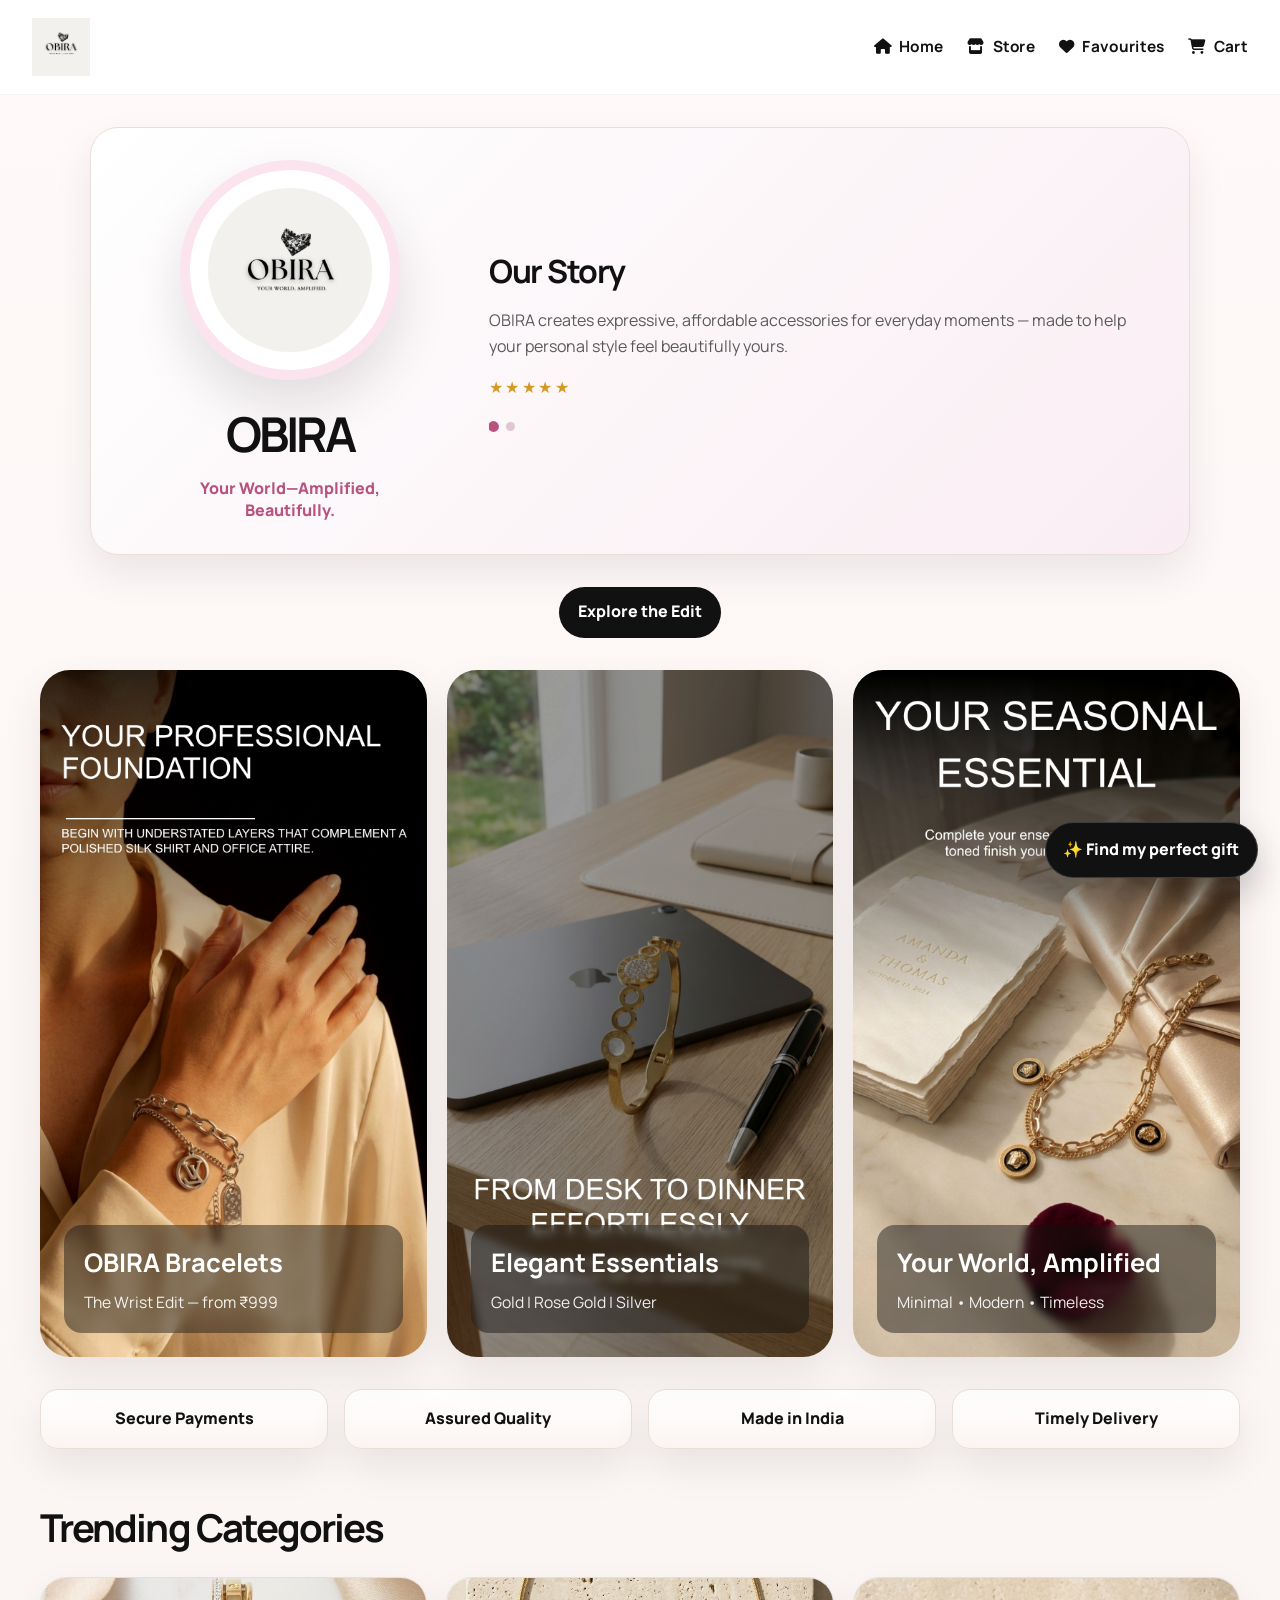
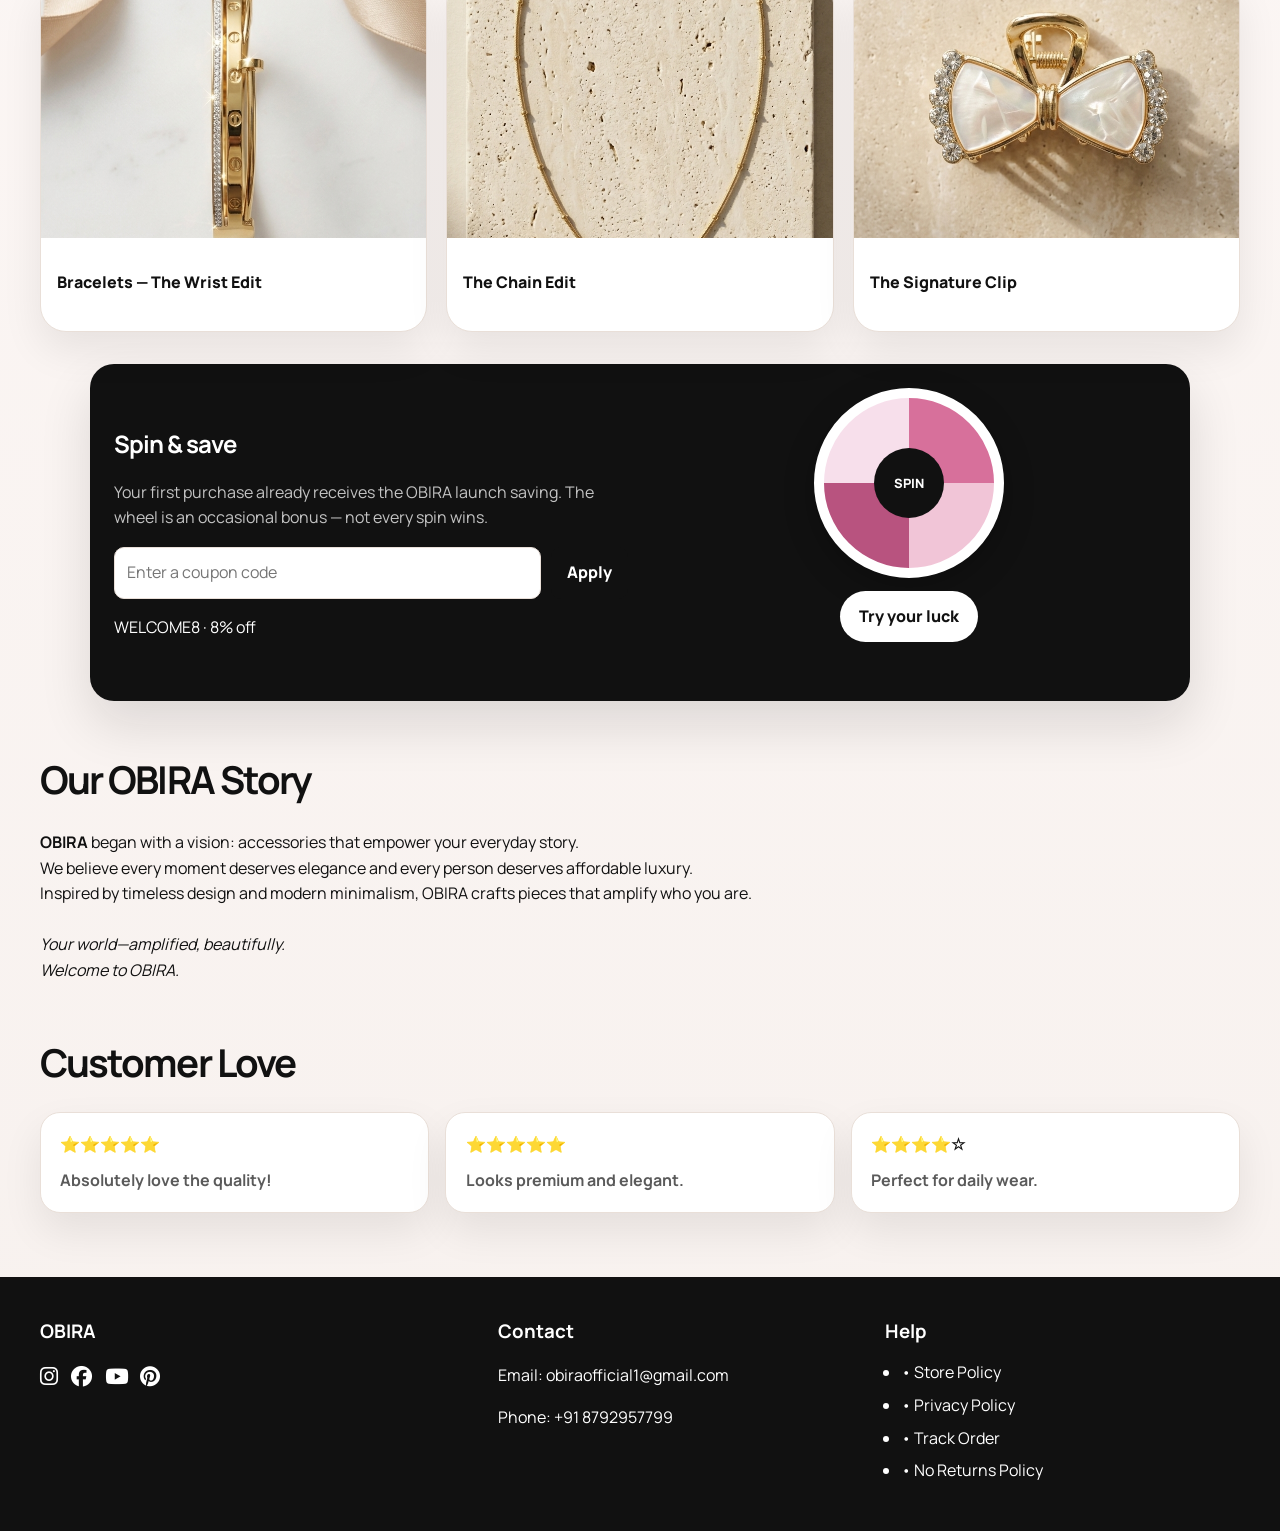
<file: index.html>
<!DOCTYPE html>
<html lang="en">
<head>
  <meta charset="UTF-8">
  <meta name="viewport" content="width=device-width, initial-scale=1.0">
  <title>OBIRA</title>
  <link rel="stylesheet" href="style.css">
  <link rel="stylesheet" href="marketing.css">
  <link rel="stylesheet" href="chat.css">
  <link rel="stylesheet" href="https://cdnjs.cloudflare.com/ajax/libs/font-awesome/6.5.0/css/all.min.css">
</head>
<body>
  <header class="header"><div class="logo"><img src="logo.png" alt="OBIRA"></div><nav class="nav"><a href="index.html"><i class="fa fa-home"></i> Home</a><a href="store.html"><i class="fa fa-store"></i> Store</a><a href="wishlist.html" id="wishlist-link"><i class="fa fa-heart"></i> Favourites <span id="wishlist-badge" class="wishlist-badge">0</span></a><a href="cart.html"><i class="fa fa-shopping-cart cart-icon"></i> Cart <span id="cart-badge">0</span></a></nav></header>
  <section class="showcase-intro"><div class="brand-profile"><img src="logo.png" alt="OBIRA profile picture"><h1>OBIRA</h1><p>Your World—Amplified, Beautifully.</p></div><div class="story-review-slider" aria-live="polite"><div class="story-review-slide active"><h2>Our Story</h2><p>OBIRA creates expressive, affordable accessories for everyday moments — made to help your personal style feel beautifully yours.</p><div class="stars">★★★★★</div></div><div class="story-review-slide"><h2>Customer Love</h2><p>“My bracelet looks premium and the matching chain made the whole look feel complete.” — Ananya</p><div class="stars">★★★★★</div></div><div class="slider-controls"><button class="slider-dot active" aria-label="Story slide 1"></button><button class="slider-dot" aria-label="Story slide 2"></button></div></div></section>
  <div style="text-align:center;margin-top:.25rem"><a class="home-jump" href="#hero">Explore the Edit</a></div>
  <section id="hero" class="hero"><div class="hero-slide"><img src="images/Hero-I1.jpg" alt="OBIRA bracelet collection"><div class="hero-text"><h1>OBIRA Bracelets</h1><p>The Wrist Edit — from ₹999</p></div></div><div class="hero-slide"><img src="images/Hero-I2.jpg" alt="OBIRA accessories"><div class="hero-text"><h1>Elegant Essentials</h1><p>Gold | Rose Gold | Silver</p></div></div><div class="hero-slide"><img src="images/Hero-I3.jpg" alt="OBIRA styling"><div class="hero-text"><h1>Your World, Amplified</h1><p>Minimal • Modern • Timeless</p></div></div></section>
  <section class="features"><div>Secure Payments</div><div>Assured Quality</div><div>Made in India</div><div>Timely Delivery</div></section>
  <section class="categories"><h2>Trending Categories</h2><div class="category-grid"><div onclick="location.href='store.html'"><img src="images/Bracelets-ALB-001.jpg" alt="Bracelets"><p>Bracelets — The Wrist Edit</p></div><div onclick="location.href='store.html'"><img src="images/Necklace-Chain-BH-011.jpg" alt="Chains"><p>The Chain Edit</p></div><div onclick="location.href='store.html'"><img src="images/Clip-LPB-001.jpg" alt="Hair clips"><p>The Signature Clip</p></div></div></section>
  <section class="coupon-wheel-card"><div><h2>Spin & save</h2><p>Your first purchase already receives the OBIRA launch saving. The wheel is an occasional bonus — not every spin wins.</p><div class="coupon-box"><input id="coupon-code" placeholder="Enter a coupon code"><button onclick="applyCoupon()">Apply</button></div><div id="coupon-message" data-coupon-label>First purchase saving is already included.</div></div><div class="wheel-wrap"><div id="coupon-wheel" class="wheel"><span>SPIN</span></div><button class="wheel-button" onclick="spinCouponWheel()">Try your luck</button><div id="coupon-result" class="coupon-result"></div></div></section>
  <section class="about"><h2>Our OBIRA Story</h2><p><b>OBIRA</b> began with a vision: accessories that empower your everyday story.<br>We believe every moment deserves elegance and every person deserves affordable luxury.<br>Inspired by timeless design and modern minimalism, OBIRA crafts pieces that amplify who you are.<br><br><em>Your world—amplified, beautifully.<br>Welcome to OBIRA.</em></p></section><section class="reviews"><h2>Customer Love</h2><div class="review-grid"><div>⭐⭐⭐⭐⭐<p>Absolutely love the quality!</p></div><div>⭐⭐⭐⭐⭐<p>Looks premium and elegant.</p></div><div>⭐⭐⭐⭐☆<p>Perfect for daily wear.</p></div></div></section>
  <footer class="footer"><div class="footer-grid"><div><h3>OBIRA</h3><div class="social-icons"><a href="https://www.instagram.com/obira.official" target="_blank"><i class="fab fa-instagram"></i></a><a href="https://www.facebook.com/share/1CZx4pnAAb/" target="_blank"><i class="fab fa-facebook"></i></a><a href="https://www.youtube.com/@OBIRA.OFFICIAL1" target="_blank"><i class="fab fa-youtube"></i></a><a href="https://pin.it/7GoYisUBN" target="_blank"><i class="fab fa-pinterest"></i></a></div></div><div><h3>Contact</h3><p>Email: obiraofficial1@gmail.com</p><p>Phone: +91 8792957799</p></div><div><h3>Help</h3><ul><li><a href="policy.html">• Store Policy</a></li><li><a href="privacy.html">• Privacy Policy</a></li><li><a href="track.html">• Track Order</a></li><li><a href="no-returns.html">• No Returns Policy</a></li></ul></div></div></footer>
  <div id="notification"></div>
  <script src="products.js"></script><script src="script.js"></script><script src="marketing.js"></script><script src="chat.js"></script>
</body>
</html>
</file>
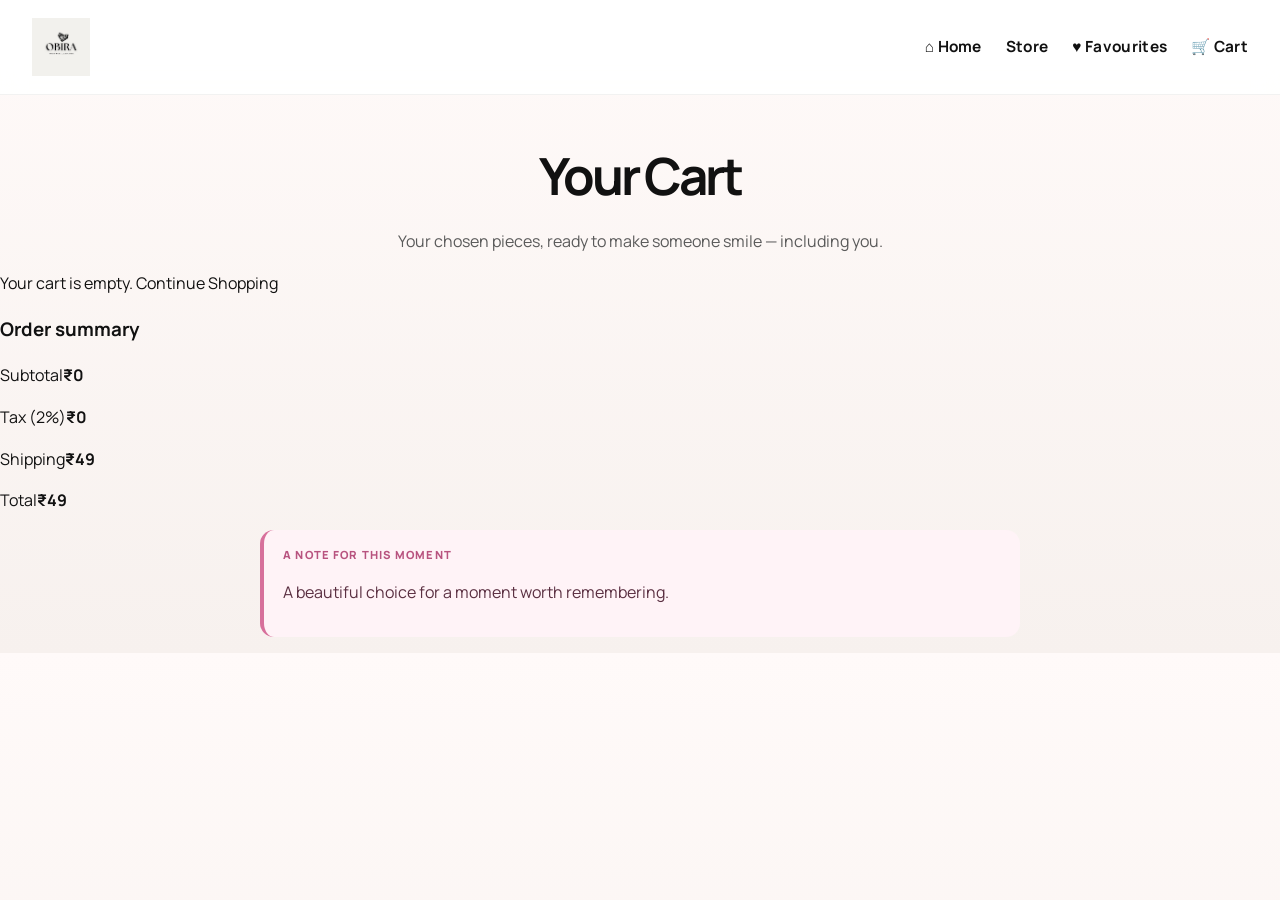
<file: cart.html>
<!doctype html><html lang="en"><head><meta charset="UTF-8"><meta name="viewport" content="width=device-width,initial-scale=1"><title>OBIRA Cart</title><link rel="stylesheet" href="style.css"><link rel="stylesheet" href="marketing.css"><link rel="stylesheet" href="final-storefront.css"></head><body><header class="header"><div class="logo"><img src="logo.png" alt="OBIRA"></div><nav class="nav"><a href="index.html">⌂ Home</a><a href="store.html?category=all">Store</a><a href="wishlist.html">♥ Favourites</a><a href="cart.html">🛒 Cart <span id="cart-badge">0</span></a></nav></header><main><div class="page-header"><h1 class="page-title">Your Cart</h1><p class="page-subtitle">Your chosen pieces, ready to make someone smile — including you.</p></div><div class="cart-shell"><div id="cart-items"></div><div id="price-summary"></div></div><div id="pre-payment-note" class="pre-payment-note"><span class="eyebrow">A note for this moment</span><p id="pre-payment-note-text"></p></div></main><div id="notification"></div><script src="products.js"></script><script src="script.js"></script><script src="marketing.js"></script><script src="final-storefront.js"></script><script>window.addEventListener('load',()=>{document.getElementById('pre-payment-note-text').textContent=typeof getObiraGiftingNote==='function'?getObiraGiftingNote():'A beautiful choice for a moment worth remembering.';});</script></body></html>
</file>
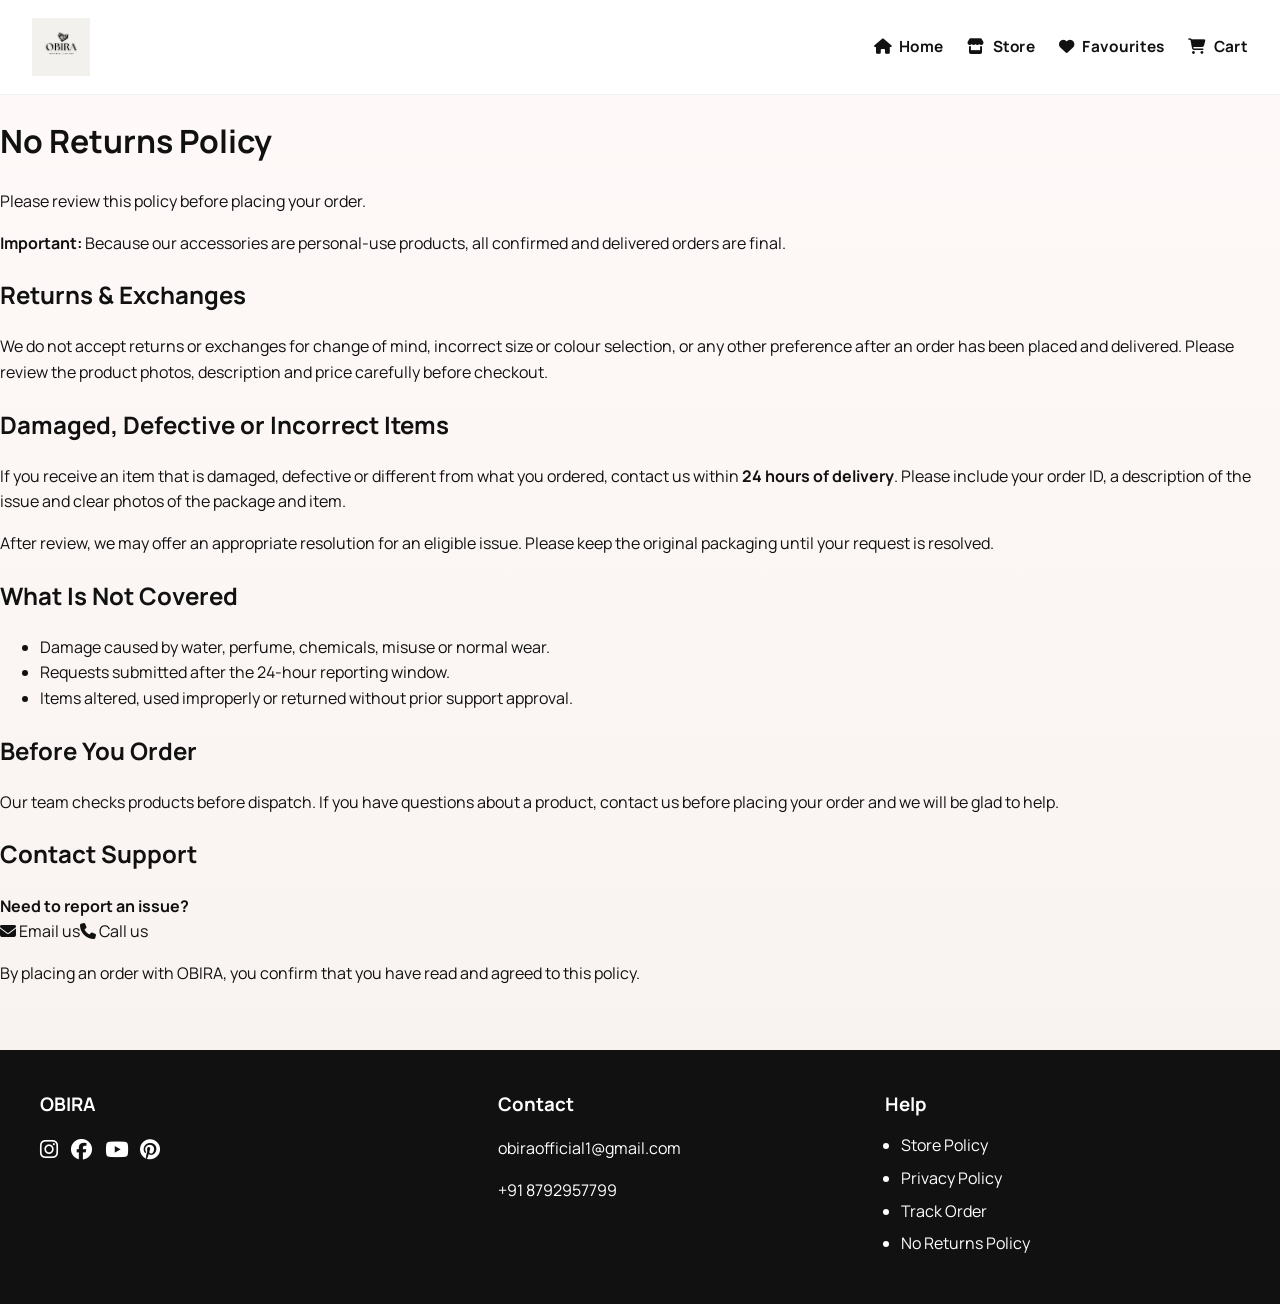
<file: no-returns.html>
<!DOCTYPE html>
<html lang="en">
<head>
  <meta charset="UTF-8">
  <meta name="viewport" content="width=device-width, initial-scale=1.0">
  <title>No Returns Policy | OBIRA</title>
  <link rel="stylesheet" href="style.css">
  <link rel="stylesheet" href="https://cdnjs.cloudflare.com/ajax/libs/font-awesome/6.5.0/css/all.min.css">
</head>
<body>
  <header class="header">
    <div class="logo"><a href="index.html"><img src="logo.png" alt="OBIRA"></a></div>
    <nav class="nav" aria-label="Main navigation">
      <a href="index.html"><i class="fa fa-home"></i> Home</a><a href="store.html"><i class="fa fa-store"></i> Store</a>
      <a href="wishlist.html" id="wishlist-link"><i class="fa fa-heart"></i> Favourites <span id="wishlist-badge" class="wishlist-badge">0</span></a>
      <a href="cart.html"><i class="fa fa-shopping-cart cart-icon"></i> Cart <span id="cart-badge" class="cart-badge">0</span></a>
    </nav>
  </header>

  <main class="policy-page">
    <div class="policy-header"><h1>No Returns Policy</h1><p>Please review this policy before placing your order.</p></div>
    <article class="policy-box">
      <div class="policy-note"><strong>Important:</strong> Because our accessories are personal-use products, all confirmed and delivered orders are final.</div>
      <h2>Returns & Exchanges</h2>
      <p>We do not accept returns or exchanges for change of mind, incorrect size or colour selection, or any other preference after an order has been placed and delivered. Please review the product photos, description and price carefully before checkout.</p>
      <h2>Damaged, Defective or Incorrect Items</h2>
      <p>If you receive an item that is damaged, defective or different from what you ordered, contact us within <strong>24 hours of delivery</strong>. Please include your order ID, a description of the issue and clear photos of the package and item.</p>
      <p>After review, we may offer an appropriate resolution for an eligible issue. Please keep the original packaging until your request is resolved.</p>
      <h2>What Is Not Covered</h2>
      <ul><li>Damage caused by water, perfume, chemicals, misuse or normal wear.</li><li>Requests submitted after the 24-hour reporting window.</li><li>Items altered, used improperly or returned without prior support approval.</li></ul>
      <h2>Before You Order</h2>
      <p>Our team checks products before dispatch. If you have questions about a product, contact us before placing your order and we will be glad to help.</p>
      <h2>Contact Support</h2>
      <div class="support-card"><strong>Need to report an issue?</strong><div class="support-links"><a href="mailto:obiraofficial1@gmail.com"><i class="fa fa-envelope"></i> Email us</a><a href="tel:+918792957799"><i class="fa fa-phone"></i> Call us</a></div></div>
      <p class="policy-note">By placing an order with OBIRA, you confirm that you have read and agreed to this policy.</p>
    </article>
  </main>

  <footer class="footer"><div class="footer-grid"><div><h3>OBIRA</h3><div class="social-icons"><a href="https://www.instagram.com/obira.official?igsh=MXU2YmJlZ29razZkag==" target="_blank" rel="noopener" aria-label="Instagram"><i class="fab fa-instagram"></i></a><a href="https://www.facebook.com/share/1CZx4pnAAb/" target="_blank" rel="noopener" aria-label="Facebook"><i class="fab fa-facebook"></i></a><a href="https://www.youtube.com/@OBIRA.OFFICIAL1" target="_blank" rel="noopener" aria-label="YouTube"><i class="fab fa-youtube"></i></a><a href="https://pin.it/7GoYisUBN" target="_blank" rel="noopener" aria-label="Pinterest"><i class="fab fa-pinterest"></i></a></div></div><div><h3>Contact</h3><p><a href="mailto:obiraofficial1@gmail.com">obiraofficial1@gmail.com</a></p><p><a href="tel:+918792957799">+91 8792957799</a></p></div><div><h3>Help</h3><ul><li><a href="policy.html">Store Policy</a></li><li><a href="privacy.html">Privacy Policy</a></li><li><a href="track.html">Track Order</a></li><li><a href="no-returns.html">No Returns Policy</a></li></ul></div></div></footer>
  <script src="script.js"></script>
</body>
</html>
</file>
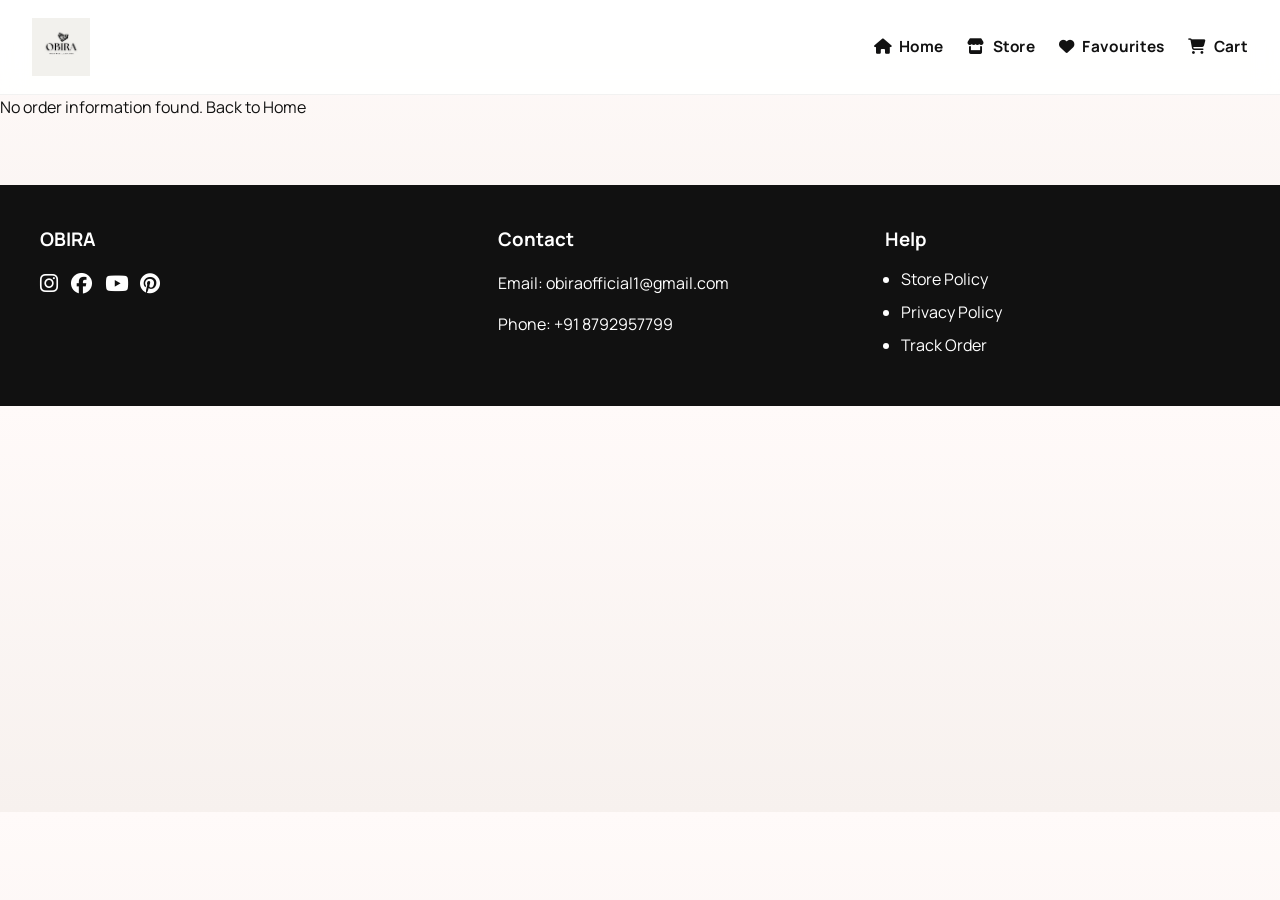
<file: order-confirmation.html>
<!DOCTYPE html>
<html lang="en">
<head>
  <meta charset="UTF-8">
  <meta name="viewport" content="width=device-width, initial-scale=1.0">
  <title>Order Confirmation - OBIRA</title>
  <link rel="stylesheet" href="style.css">
  <link rel="stylesheet" href="marketing.css">
  <link rel="stylesheet" href="https://cdnjs.cloudflare.com/ajax/libs/font-awesome/6.5.0/css/all.min.css">
</head>
<body>
  <header class="header"><div class="logo"><img src="logo.png" alt="OBIRA"></div><nav class="nav"><a href="index.html"><i class="fa fa-home"></i> Home</a><a href="store.html"><i class="fa fa-store"></i> Store</a><a href="wishlist.html" id="wishlist-link"><i class="fa fa-heart"></i> Favourites <span id="wishlist-badge" class="wishlist-badge">0</span></a><a href="cart.html"><i class="fa fa-shopping-cart cart-icon"></i> Cart <span id="cart-badge">0</span></a></nav></header>
  <main id="confirmation-container"></main>
  <footer class="footer"><div class="footer-grid"><div><h3>OBIRA</h3><div class="social-icons"><a href="https://www.instagram.com/obira.official" target="_blank"><i class="fab fa-instagram"></i></a><a href="https://www.facebook.com/share/1CZx4pnAAb/" target="_blank"><i class="fab fa-facebook"></i></a><a href="https://www.youtube.com/@OBIRA.OFFICIAL1" target="_blank"><i class="fab fa-youtube"></i></a><a href="https://pin.it/7GoYisUBN" target="_blank"><i class="fab fa-pinterest"></i></a></div></div><div><h3>Contact</h3><p>Email: obiraofficial1@gmail.com</p><p>Phone: +91 8792957799</p></div><div><h3>Help</h3><ul><li><a href="policy.html">Store Policy</a></li><li><a href="privacy.html">Privacy Policy</a></li><li><a href="track.html">Track Order</a></li></ul></div></div></footer>
  <div id="notification"></div>
  <script src="products.js"></script><script src="script.js"></script><script src="purchase-note.js"></script>
  <script>
    function loadOrderConfirmation() {
      const container = document.getElementById('confirmation-container');
      const paymentId = sessionStorage.getItem('paymentId');
      const shipping = JSON.parse(localStorage.getItem('shippingDetails') || '{}');
      const cart = JSON.parse(sessionStorage.getItem('orderCart') || localStorage.getItem('cart') || '[]');
      if (!paymentId || !cart.length) { container.innerHTML = '<div class="empty-state">No order information found. <a href="index.html">Back to Home</a></div>'; return; }
      const subtotal = cart.reduce((sum, item) => sum + item.price * item.qty, 0);
      const tax = Math.round(subtotal * 0.02);
      const shippingCost = 49;
      const total = subtotal + tax + shippingCost;
      container.innerHTML = `<section class="about confirmation-card"><div class="confirmation-success"><span>✓</span><h1>Payment Successful!</h1><p>Your OBIRA order is confirmed.</p></div><div class="confirmation-meta"><p><strong>Order ID</strong><br>ORD${Date.now()}</p><p><strong>Payment ID</strong><br>${paymentId}</p></div><h2>Order Items</h2><div class="confirmation-items">${cart.map(item => `<div><span>${item.name} × ${item.qty}</span><strong>₹${item.price * item.qty}</strong></div>`).join('')}</div><div class="summary-card"><p class="summary-row"><span>Subtotal</span><strong>₹${subtotal}</strong></p><p class="summary-row"><span>Tax (2%)</span><strong>₹${tax}</strong></p><p class="summary-row"><span>Shipping</span><strong>₹${shippingCost}</strong></p><p class="summary-row total"><span>Total</span><strong>₹${total}</strong></p></div><h2>Shipping Address</h2><p>${shipping.fullName || 'N/A'}<br>${shipping.address1 || 'N/A'}<br>${shipping.city || 'N/A'}, ${shipping.state || 'N/A'} - ${shipping.postalCode || 'N/A'}</p><div class="occasion-note-card"><span class="obira-chat-kicker">A note from OBIRA</span><p id="occasion-note">Your thoughtful order is on its way. ✨</p></div><p class="confirmation-tagline"><em>Your world—amplified, beautifully.</em></p><div class="confirmation-actions"><a class="checkout-btn" href="track.html">Track Order</a><a class="inline-link" href="index.html">Back to Home</a></div></section>`;
      localStorage.removeItem('cart');
      sessionStorage.removeItem('paymentId');
    }
    window.addEventListener('load', loadOrderConfirmation);
  </script>
</body>
</html>
</file>
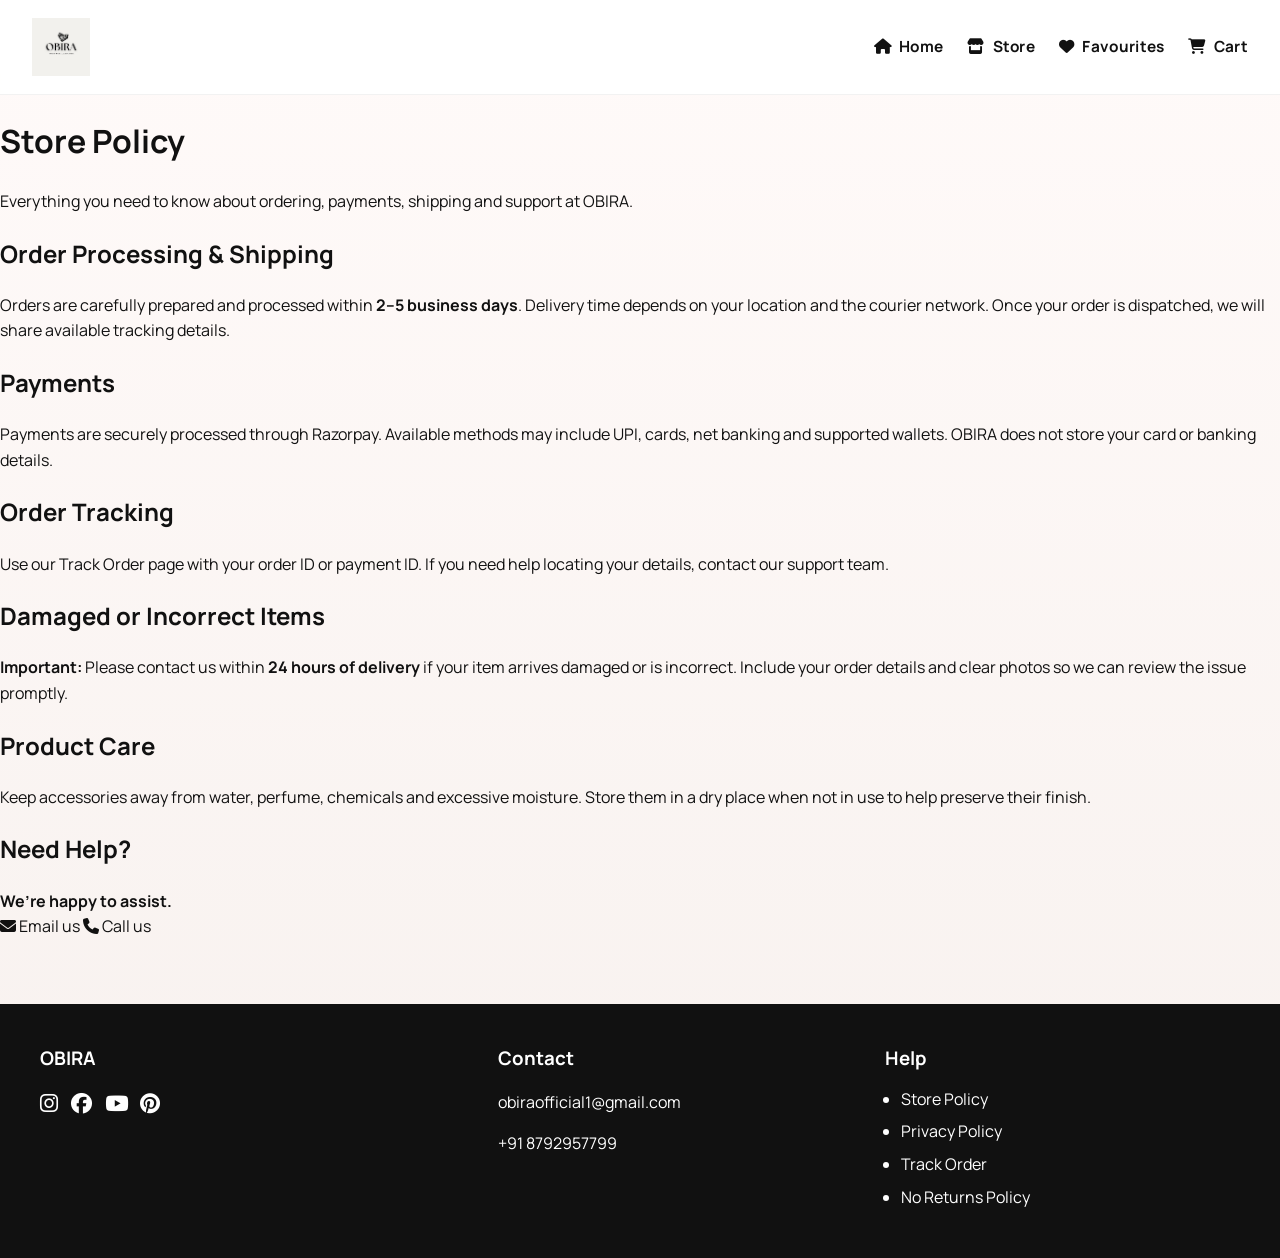
<file: policy.html>
<!DOCTYPE html>
<html lang="en">
<head>
  <meta charset="UTF-8">
  <meta name="viewport" content="width=device-width, initial-scale=1.0">
  <title>Store Policy | OBIRA</title>
  <link rel="stylesheet" href="style.css">
  <link rel="stylesheet" href="https://cdnjs.cloudflare.com/ajax/libs/font-awesome/6.5.0/css/all.min.css">
</head>
<body>
  <header class="header">
    <div class="logo">
      <a href="index.html"><img src="logo.png" alt="OBIRA"></a>
    </div>
    <nav class="nav" aria-label="Main navigation">
      <a href="index.html"><i class="fa fa-home"></i> Home</a>
      <a href="store.html"><i class="fa fa-store"></i> Store</a>
      <a href="wishlist.html" id="wishlist-link"><i class="fa fa-heart"></i> Favourites <span id="wishlist-badge" class="wishlist-badge">0</span></a>
      <a href="cart.html"><i class="fa fa-shopping-cart cart-icon"></i> Cart <span id="cart-badge">0</span></a>
    </nav>
  </header>

  <main class="policy-page">
    <div class="policy-header">
      <h1>Store Policy</h1>
      <p>Everything you need to know about ordering, payments, shipping and support at OBIRA.</p>
    </div>

    <article class="policy-box">
      <h2>Order Processing & Shipping</h2>
      <p>Orders are carefully prepared and processed within <strong>2–5 business days</strong>. Delivery time depends on your location and the courier network. Once your order is dispatched, we will share available tracking details.</p>

      <h2>Payments</h2>
      <p>Payments are securely processed through Razorpay. Available methods may include UPI, cards, net banking and supported wallets. OBIRA does not store your card or banking details.</p>

      <h2>Order Tracking</h2>
      <p>Use our <a href="track.html">Track Order</a> page with your order ID or payment ID. If you need help locating your details, contact our support team.</p>

      <h2>Damaged or Incorrect Items</h2>
      <div class="policy-note">
        <strong>Important:</strong> Please contact us within <strong>24 hours of delivery</strong> if your item arrives damaged or is incorrect. Include your order details and clear photos so we can review the issue promptly.
      </div>

      <h2>Product Care</h2>
      <p>Keep accessories away from water, perfume, chemicals and excessive moisture. Store them in a dry place when not in use to help preserve their finish.</p>

      <h2>Need Help?</h2>
      <div class="support-card">
        <strong>We’re happy to assist.</strong>
        <div class="support-links">
          <a href="mailto:obiraofficial1@gmail.com"><i class="fa fa-envelope"></i> Email us</a>
          <a href="tel:+918792957799"><i class="fa fa-phone"></i> Call us</a>
        </div>
      </div>
    </article>
  </main>

  <footer class="footer">
    <div class="footer-grid">
      <div><h3>OBIRA</h3><div class="social-icons">
        <a href="https://www.instagram.com/obira.official?igsh=MXU2YmJlZ29razZkag==" target="_blank" rel="noopener" aria-label="Instagram"><i class="fab fa-instagram"></i></a>
        <a href="https://www.facebook.com/share/1CZx4pnAAb/" target="_blank" rel="noopener" aria-label="Facebook"><i class="fab fa-facebook"></i></a>
        <a href="https://www.youtube.com/@OBIRA.OFFICIAL1" target="_blank" rel="noopener" aria-label="YouTube"><i class="fab fa-youtube"></i></a>
        <a href="https://pin.it/7GoYisUBN" target="_blank" rel="noopener" aria-label="Pinterest"><i class="fab fa-pinterest"></i></a>
      </div></div>
      <div><h3>Contact</h3><p><a href="mailto:obiraofficial1@gmail.com">obiraofficial1@gmail.com</a></p><p><a href="tel:+918792957799">+91 8792957799</a></p></div>
      <div><h3>Help</h3><ul><li><a href="policy.html">Store Policy</a></li><li><a href="privacy.html">Privacy Policy</a></li><li><a href="track.html">Track Order</a></li><li><a href="no-returns.html">No Returns Policy</a></li></ul></div>
    </div>
  </footer>
  <script src="script.js"></script>
</body>
</html>
</file>
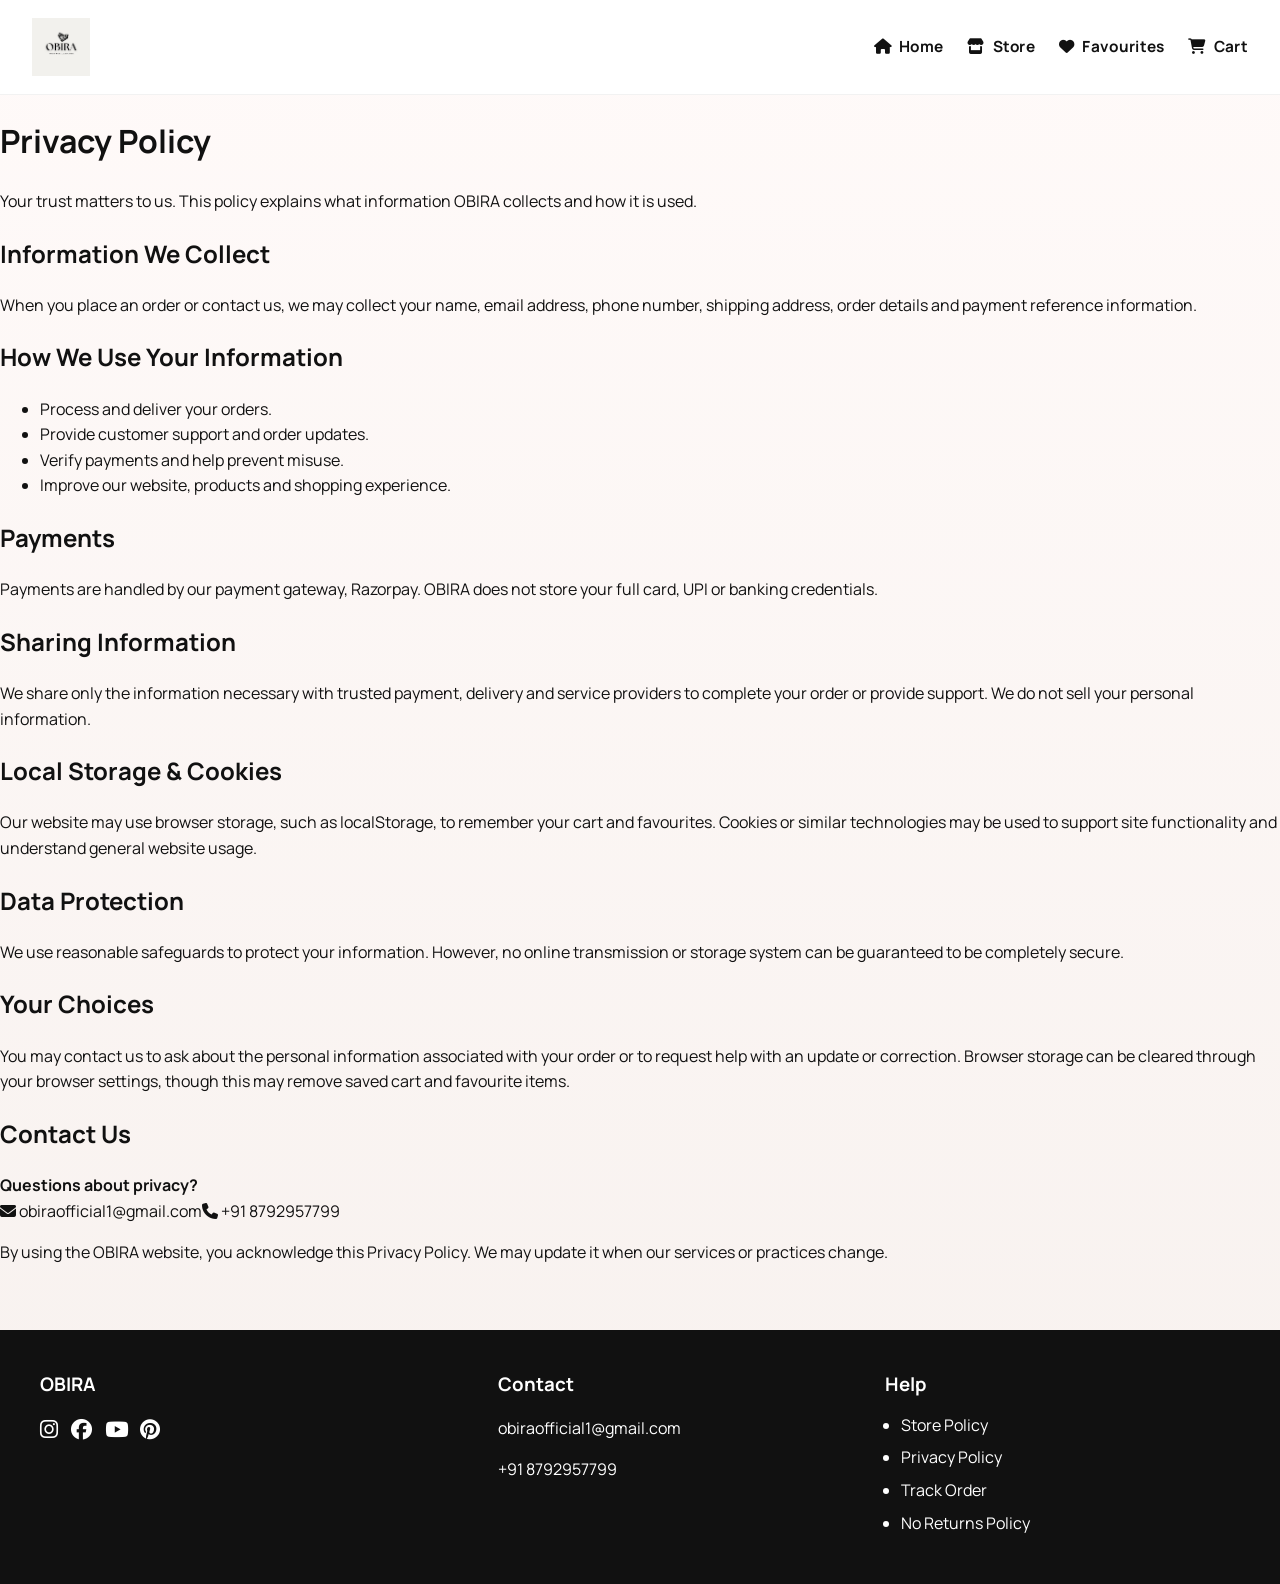
<file: privacy.html>
<!DOCTYPE html>
<html lang="en">
<head>
  <meta charset="UTF-8">
  <meta name="viewport" content="width=device-width, initial-scale=1.0">
  <title>Privacy Policy | OBIRA</title>
  <link rel="stylesheet" href="style.css">
  <link rel="stylesheet" href="https://cdnjs.cloudflare.com/ajax/libs/font-awesome/6.5.0/css/all.min.css">
</head>
<body>
  <header class="header">
    <div class="logo"><a href="index.html"><img src="logo.png" alt="OBIRA"></a></div>
    <nav class="nav" aria-label="Main navigation">
      <a href="index.html"><i class="fa fa-home"></i> Home</a><a href="store.html"><i class="fa fa-store"></i> Store</a>
      <a href="wishlist.html" id="wishlist-link"><i class="fa fa-heart"></i> Favourites <span id="wishlist-badge" class="wishlist-badge">0</span></a>
      <a href="cart.html"><i class="fa fa-shopping-cart cart-icon"></i> Cart <span id="cart-badge">0</span></a>
    </nav>
  </header>

  <main class="policy-page">
    <div class="policy-header"><h1>Privacy Policy</h1><p>Your trust matters to us. This policy explains what information OBIRA collects and how it is used.</p></div>
    <article class="policy-box">
      <h2>Information We Collect</h2>
      <p>When you place an order or contact us, we may collect your name, email address, phone number, shipping address, order details and payment reference information.</p>
      <h2>How We Use Your Information</h2>
      <ul><li>Process and deliver your orders.</li><li>Provide customer support and order updates.</li><li>Verify payments and help prevent misuse.</li><li>Improve our website, products and shopping experience.</li></ul>
      <h2>Payments</h2>
      <p>Payments are handled by our payment gateway, Razorpay. OBIRA does not store your full card, UPI or banking credentials.</p>
      <h2>Sharing Information</h2>
      <p>We share only the information necessary with trusted payment, delivery and service providers to complete your order or provide support. We do not sell your personal information.</p>
      <h2>Local Storage & Cookies</h2>
      <p>Our website may use browser storage, such as localStorage, to remember your cart and favourites. Cookies or similar technologies may be used to support site functionality and understand general website usage.</p>
      <h2>Data Protection</h2>
      <p>We use reasonable safeguards to protect your information. However, no online transmission or storage system can be guaranteed to be completely secure.</p>
      <h2>Your Choices</h2>
      <p>You may contact us to ask about the personal information associated with your order or to request help with an update or correction. Browser storage can be cleared through your browser settings, though this may remove saved cart and favourite items.</p>
      <h2>Contact Us</h2>
      <div class="support-card"><strong>Questions about privacy?</strong><div class="support-links"><a href="mailto:obiraofficial1@gmail.com"><i class="fa fa-envelope"></i> obiraofficial1@gmail.com</a><a href="tel:+918792957799"><i class="fa fa-phone"></i> +91 8792957799</a></div></div>
      <p class="policy-note">By using the OBIRA website, you acknowledge this Privacy Policy. We may update it when our services or practices change.</p>
    </article>
  </main>

  <footer class="footer"><div class="footer-grid"><div><h3>OBIRA</h3><div class="social-icons"><a href="https://www.instagram.com/obira.official?igsh=MXU2YmJlZ29razZkag==" target="_blank" rel="noopener" aria-label="Instagram"><i class="fab fa-instagram"></i></a><a href="https://www.facebook.com/share/1CZx4pnAAb/" target="_blank" rel="noopener" aria-label="Facebook"><i class="fab fa-facebook"></i></a><a href="https://www.youtube.com/@OBIRA.OFFICIAL1" target="_blank" rel="noopener" aria-label="YouTube"><i class="fab fa-youtube"></i></a><a href="https://pin.it/7GoYisUBN" target="_blank" rel="noopener" aria-label="Pinterest"><i class="fab fa-pinterest"></i></a></div></div><div><h3>Contact</h3><p><a href="mailto:obiraofficial1@gmail.com">obiraofficial1@gmail.com</a></p><p><a href="tel:+918792957799">+91 8792957799</a></p></div><div><h3>Help</h3><ul><li><a href="policy.html">Store Policy</a></li><li><a href="privacy.html">Privacy Policy</a></li><li><a href="track.html">Track Order</a></li><li><a href="no-returns.html">No Returns Policy</a></li></ul></div></div></footer>
  <script src="script.js"></script>
</body>
</html>
</file>
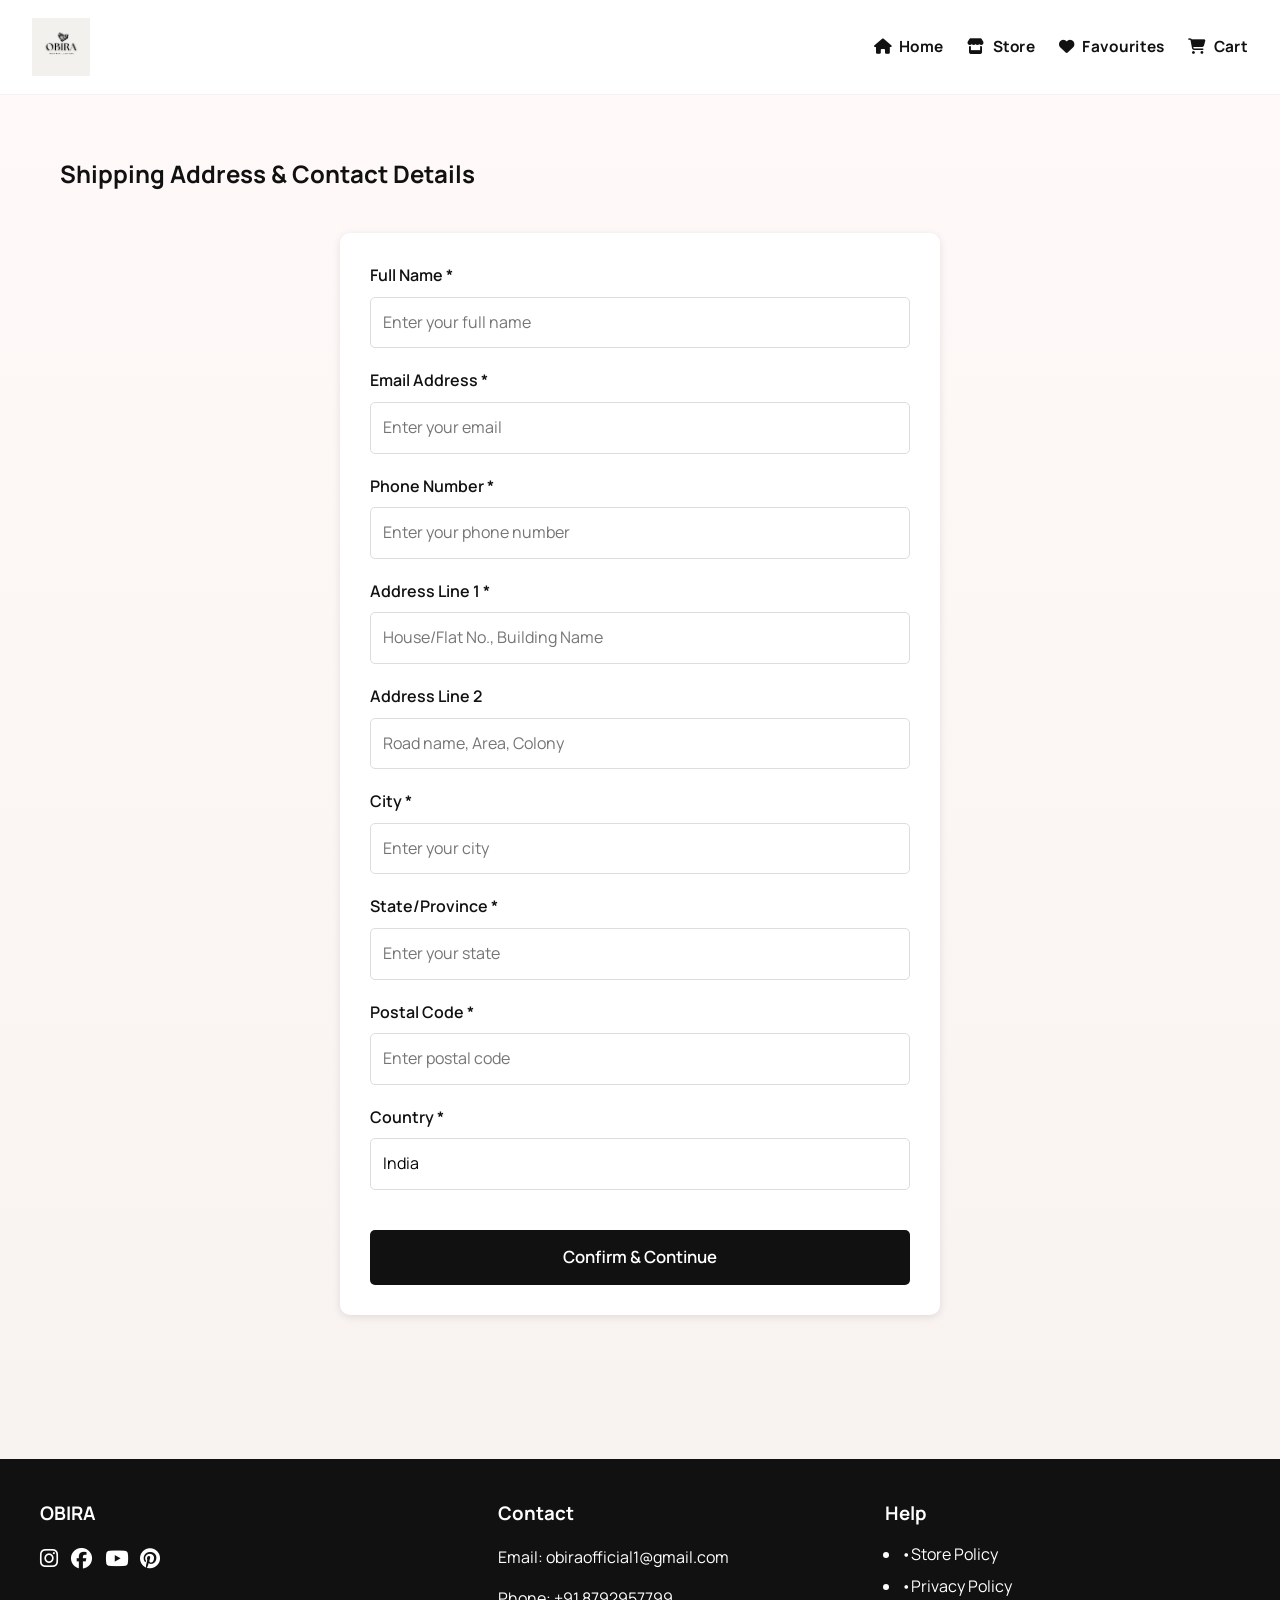
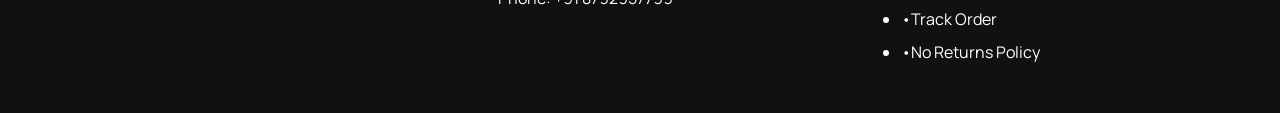
<file: shipping-details.html>
<!DOCTYPE html>
<html lang="en">
<head>
  <meta charset="UTF-8">
  <meta name="viewport" content="width=device-width, initial-scale=1.0">
  <title>Shipping Details - OBIRA</title>
  <link rel="stylesheet" href="style.css">
  <link rel="stylesheet" href="https://cdnjs.cloudflare.com/ajax/libs/font-awesome/6.5.0/css/all.min.css">
</head>
<body>
  <!-- HEADER -->
  <header class="header">
    <div class="logo">
      <img src="logo.png" alt="OBIRA">
    </div>
    <nav class="nav">
      <a href="index.html"><i class="fa fa-home"></i> Home</a>
      <a href="store.html"><i class="fa fa-store"></i> Store</a>
      <a href="wishlist.html" id="wishlist-link">
        <i class="fa fa-heart"></i>
        Favourites
        <span id="wishlist-badge" class="wishlist-badge">0</span>
      </a>
      <a href="cart.html"><i class="fa fa-shopping-cart cart-icon"></i> Cart <span id="cart-badge">0</span></a>
    </nav>
  </header>

  <!-- SHIPPING FORM -->
  <section style="padding: 40px 20px;">
    <h2>Shipping Address & Contact Details</h2>
    
    <div style="max-width: 600px; margin: 40px auto; padding: 30px; background: white; border-radius: 10px; box-shadow: 0 2px 8px rgba(0,0,0,0.1);">
      <form id="shipping-form" onsubmit="submitShippingDetails(event)">
        
        <!-- Full Name -->
        <div style="margin-bottom: 20px;">
          <label for="full-name" style="display: block; margin-bottom: 8px; font-weight: 600;">Full Name *</label>
          <input type="text" id="full-name" name="full-name" placeholder="Enter your full name" required style="width: 100%; padding: 12px; border: 1px solid #ddd; border-radius: 5px; font-size: 1em;">
        </div>

        <!-- Email -->
        <div style="margin-bottom: 20px;">
          <label for="email" style="display: block; margin-bottom: 8px; font-weight: 600;">Email Address *</label>
          <input type="email" id="email" name="email" placeholder="Enter your email" required style="width: 100%; padding: 12px; border: 1px solid #ddd; border-radius: 5px; font-size: 1em;">
        </div>

        <!-- Phone Number -->
        <div style="margin-bottom: 20px;">
          <label for="phone" style="display: block; margin-bottom: 8px; font-weight: 600;">Phone Number *</label>
          <input type="tel" id="phone" name="phone" placeholder="Enter your phone number" required style="width: 100%; padding: 12px; border: 1px solid #ddd; border-radius: 5px; font-size: 1em;">
        </div>

        <!-- Address Line 1 -->
        <div style="margin-bottom: 20px;">
          <label for="address-1" style="display: block; margin-bottom: 8px; font-weight: 600;">Address Line 1 *</label>
          <input type="text" id="address-1" name="address-1" placeholder="House/Flat No., Building Name" required style="width: 100%; padding: 12px; border: 1px solid #ddd; border-radius: 5px; font-size: 1em;">
        </div>

        <!-- Address Line 2 -->
        <div style="margin-bottom: 20px;">
          <label for="address-2" style="display: block; margin-bottom: 8px; font-weight: 600;">Address Line 2</label>
          <input type="text" id="address-2" name="address-2" placeholder="Road name, Area, Colony" style="width: 100%; padding: 12px; border: 1px solid #ddd; border-radius: 5px; font-size: 1em;">
        </div>

        <!-- City -->
        <div style="margin-bottom: 20px;">
          <label for="city" style="display: block; margin-bottom: 8px; font-weight: 600;">City *</label>
          <input type="text" id="city" name="city" placeholder="Enter your city" required style="width: 100%; padding: 12px; border: 1px solid #ddd; border-radius: 5px; font-size: 1em;">
        </div>

        <!-- State -->
        <div style="margin-bottom: 20px;">
          <label for="state" style="display: block; margin-bottom: 8px; font-weight: 600;">State/Province *</label>
          <input type="text" id="state" name="state" placeholder="Enter your state" required style="width: 100%; padding: 12px; border: 1px solid #ddd; border-radius: 5px; font-size: 1em;">
        </div>

        <!-- Postal Code -->
        <div style="margin-bottom: 20px;">
          <label for="postal-code" style="display: block; margin-bottom: 8px; font-weight: 600;">Postal Code *</label>
          <input type="text" id="postal-code" name="postal-code" placeholder="Enter postal code" required style="width: 100%; padding: 12px; border: 1px solid #ddd; border-radius: 5px; font-size: 1em;">
        </div>

        <!-- Country -->
        <div style="margin-bottom: 20px;">
          <label for="country" style="display: block; margin-bottom: 8px; font-weight: 600;">Country *</label>
          <input type="text" id="country" name="country" placeholder="Enter your country" required style="width: 100%; padding: 12px; border: 1px solid #ddd; border-radius: 5px; font-size: 1em;" value="India">
        </div>

        <!-- Submit Button -->
        <button type="submit" style="width: 100%; padding: 14px; background: #111; color: white; border: none; border-radius: 5px; font-size: 1.05em; font-weight: 600; cursor: pointer; transition: all 0.3s; margin-top: 20px;" onmouseover="this.style.background='#333'" onmouseout="this.style.background='#111'">
          Confirm & Continue
        </button>
      </form>
    </div>
  </section>

  <!-- FOOTER -->
  <footer class="footer">
    <div class="footer-grid">
      <div>
        <h3>OBIRA</h3>
        <div class="social-icons">
          <a href="https://www.instagram.com/obira.official?igsh=MXU2YmJlZ29razZkag==" target="_blank"><i class="fab fa-instagram"></i></a>
          <a href="https://www.facebook.com/share/1CZx4pnAAb/" target="_blank"><i class="fab fa-facebook"></i></a>
          <a href="https://www.youtube.com/@OBIRA.OFFICIAL1" target="_blank"><i class="fab fa-youtube"></i></a>
          <a href="https://pin.it/7GoYisUBN" target="_blank"><i class="fab fa-pinterest"></i></a>
        </div>
      </div>
      <div>
        <h3>Contact</h3>
        <p>Email: obiraofficial1@gmail.com</p>
        <p>Phone: +91 8792957799</p>
      </div>
      <div>
        <h3>Help</h3>
        <ul>
          <li><a href="policy.html">•Store Policy</a></li>
          <li><a href="privacy.html">•Privacy Policy</a></li>
          <li><a href="track.html">•Track Order</a></li>
          <li><a href="no-returns.html">•No Returns Policy</a></li>
        </ul>
      </div>
    </div>
  </footer>

  <div id="notification" class="notification"></div>

  <script src="products.js"></script>
  <script src="script.js"></script>
  <script>
    function submitShippingDetails(event) {
      event.preventDefault();
      
      // Collect shipping details
      const shippingDetails = {
        fullName: document.getElementById('full-name').value,
        email: document.getElementById('email').value,
        phone: document.getElementById('phone').value,
        address1: document.getElementById('address-1').value,
        address2: document.getElementById('address-2').value,
        city: document.getElementById('city').value,
        state: document.getElementById('state').value,
        postalCode: document.getElementById('postal-code').value,
        country: document.getElementById('country').value
      };
      
      // Save to localStorage
      localStorage.setItem('shippingDetails', JSON.stringify(shippingDetails));
      
      // Get payment ID and show success page
      const paymentId = sessionStorage.getItem('paymentId');
      if (paymentId) {
        window.location.href = 'order-confirmation.html';
      } else {
        showNotification('Error: Payment information not found. Please try again.');
        setTimeout(() => {
          window.location.href = 'store.html';
        }, 2000);
      }
    }
  </script>
</body>
</html>
</file>
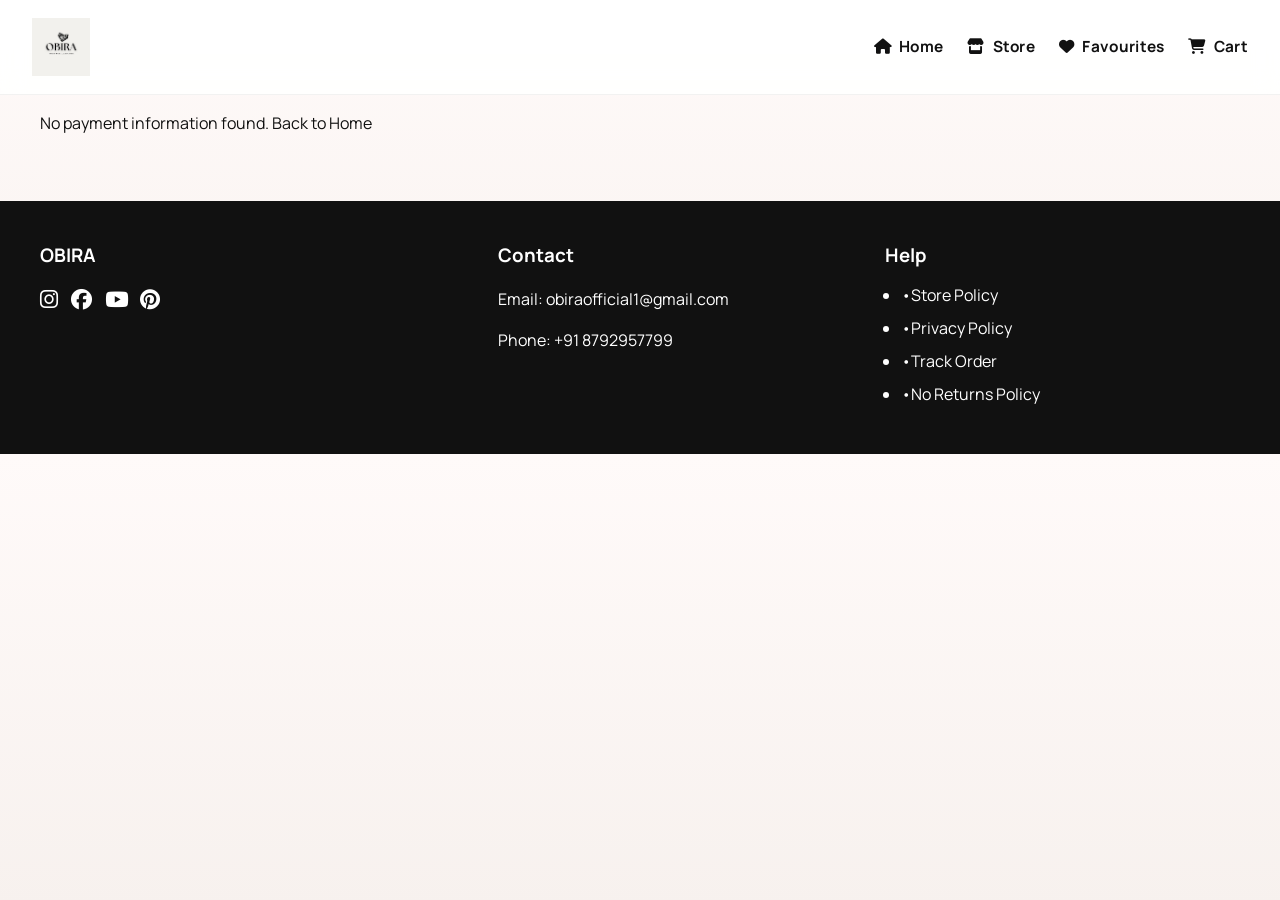
<file: success.html>
<!DOCTYPE html>
<html lang="en">
<head>
  <meta charset="UTF-8">
  <meta name="viewport" content="width=device-width, initial-scale=1.0">
  <title>Payment Successful - OBIRA</title>
  <link rel="stylesheet" href="style.css">
  <link rel="stylesheet" href="https://cdnjs.cloudflare.com/ajax/libs/font-awesome/6.5.0/css/all.min.css">
</head>
<body>
  <!-- HEADER -->
  <header class="header">
    <div class="logo">
      <img src="logo.png" alt="OBIRA">
    </div>
    <nav class="nav">
      <a href="index.html"><i class="fa fa-home"></i> Home</a>
      <a href="store.html"><i class="fa fa-store"></i> Store</a>
      <a href="wishlist.html" id="wishlist-link">
        <i class="fa fa-heart"></i>
        Favourites
        <span id="wishlist-badge" class="wishlist-badge">0</span>
      </a>
      <a href="cart.html"><i class="fa fa-shopping-cart cart-icon"></i> Cart <span id="cart-badge">0</span></a>
    </nav>
  </header>

  <!-- SUCCESS MESSAGE -->
  <section id="success-container"></section>

  <!-- FOOTER -->
  <footer class="footer">
    <div class="footer-grid">
      <div>
        <h3>OBIRA</h3>
        <div class="social-icons">
          <a href="https://www.instagram.com/obira.official?igsh=MXU2YmJlZ29razZkag==" target="_blank"><i class="fab fa-instagram"></i></a>
          <a href="https://www.facebook.com/share/1CZx4pnAAb/" target="_blank"><i class="fab fa-facebook"></i></a>
          <a href="https://www.youtube.com/@OBIRA.OFFICIAL1" target="_blank"><i class="fab fa-youtube"></i></a>
          <a href="https://pin.it/7GoYisUBN" target="_blank"><i class="fab fa-pinterest"></i></a>
        </div>
      </div>
      <div>
        <h3>Contact</h3>
        <p>Email: obiraofficial1@gmail.com</p>
        <p>Phone: +91 8792957799</p>
      </div>
      <div>
        <h3>Help</h3>
        <ul>
          <li><a href="policy.html">•Store Policy</a></li>
          <li><a href="privacy.html">•Privacy Policy</a></li>
          <li><a href="track.html">•Track Order</a></li>
          <li><a href="no-returns.html">•No Returns Policy</a></li>
        </ul>
      </div>
    </div>
  </footer>

  <div id="notification" class="notification"></div>

  <script src="products.js"></script>
  <script src="script.js"></script>
</body>
</html>
</file>
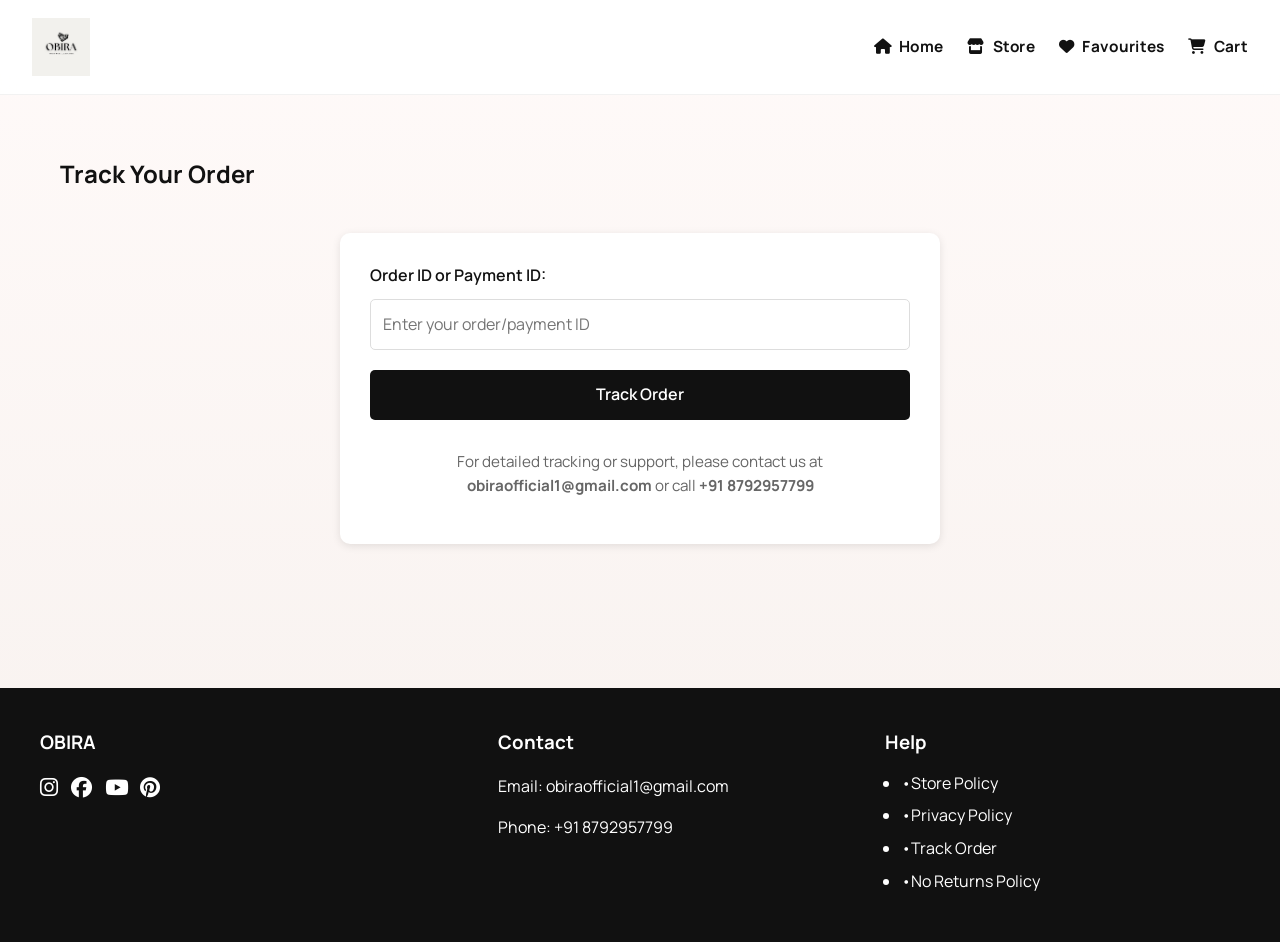
<file: track.html>
<!DOCTYPE html>
<html lang="en">
<head>
  <meta charset="UTF-8">
  <meta name="viewport" content="width=device-width, initial-scale=1.0">
  <title>Track Order - OBIRA</title>
  <link rel="stylesheet" href="style.css">
  <link rel="stylesheet" href="https://cdnjs.cloudflare.com/ajax/libs/font-awesome/6.5.0/css/all.min.css">
</head>
<body>
  <!-- HEADER -->
  <header class="header">
    <div class="logo">
      <img src="logo.png" alt="OBIRA">
    </div>
    <nav class="nav">
      <a href="index.html"><i class="fa fa-home"></i> Home</a>
      <a href="store.html"><i class="fa fa-store"></i> Store</a>
      <a href="wishlist.html" id="wishlist-link">
        <i class="fa fa-heart"></i>
        Favourites
        <span id="wishlist-badge" class="wishlist-badge">0</span>
      </a>
      <a href="cart.html"><i class="fa fa-shopping-cart cart-icon"></i> Cart <span id="cart-badge">0</span></a>
    </nav>
  </header>

  <!-- TRACK ORDER -->
  <section style="padding: 40px 20px;">
    <h2>Track Your Order</h2>
    <div style="max-width: 600px; margin: 40px auto; padding: 30px; background: white; border-radius: 10px; box-shadow: 0 2px 8px rgba(0,0,0,0.1);">
      <form onsubmit="trackOrder(event)">
        <label for="order-id" style="display: block; margin-bottom: 10px; font-weight: 600;">Order ID or Payment ID:</label>
        <input type="text" id="order-id" placeholder="Enter your order/payment ID" style="width: 100%; padding: 12px; border: 1px solid #ddd; border-radius: 5px; font-size: 1em; margin-bottom: 20px;">
        <button type="submit" style="width: 100%; padding: 12px; background: #111; color: white; border: none; border-radius: 5px; font-size: 1em; font-weight: 600; cursor: pointer; transition: all 0.3s;" onmouseover="this.style.background='#333'" onmouseout="this.style.background='#111'">
          Track Order
        </button>
      </form>
      <div id="tracking-result" style="margin-top: 30px;"></div>
      <p style="margin-top: 30px; text-align: center; color: #666; font-size: 0.95em;">
        For detailed tracking or support, please contact us at <strong>obiraofficial1@gmail.com</strong> or call <strong>+91 8792957799</strong>
      </p>
    </div>
  </section>

  <!-- FOOTER -->
  <footer class="footer">
    <div class="footer-grid">
      <div>
        <h3>OBIRA</h3>
        <div class="social-icons">
          <a href="https://www.instagram.com/obira.official?igsh=MXU2YmJlZ29razZkag==" target="_blank"><i class="fab fa-instagram"></i></a>
          <a href="https://www.facebook.com/share/1CZx4pnAAb/" target="_blank"><i class="fab fa-facebook"></i></a>
          <a href="https://www.youtube.com/@OBIRA.OFFICIAL1" target="_blank"><i class="fab fa-youtube"></i></a>
          <a href="https://pin.it/7GoYisUBN" target="_blank"><i class="fab fa-pinterest"></i></a>
        </div>
      </div>
      <div>
        <h3>Contact</h3>
        <p>Email: obiraofficial1@gmail.com</p>
        <p>Phone: +91 8792957799</p>
      </div>
      <div>
        <h3>Help</h3>
        <ul>
          <li><a href="policy.html">•Store Policy</a></li>
          <li><a href="privacy.html">•Privacy Policy</a></li>
          <li><a href="track.html">•Track Order</a></li>
          <li><a href="no-returns.html">•No Returns Policy</a></li>
        </ul>
      </div>
    </div>
  </footer>

  <div id="notification" class="notification"></div>

  <script>
    function trackOrder(event) {
      event.preventDefault();
      const orderId = document.getElementById('order-id').value;
      const result = document.getElementById('tracking-result');
      
      if (!orderId) {
        result.innerHTML = '<p style="color: #e74c3c;">Please enter an order or payment ID.</p>';
        return;
      }
      
      result.innerHTML = `
        <div style="padding: 20px; background: #f0f8ff; border-radius: 8px; border-left: 4px solid #111;">
          <h4 style="margin: 0 0 15px 0;">Order Status</h4>
          <p><strong>ID:</strong> ${orderId}</p>
          <div style="margin-top: 20px;">
            <div style="display: flex; align-items: center; margin-bottom: 15px;">
              <div style="width: 30px; height: 30px; background: #111; color: white; border-radius: 50%; display: flex; align-items: center; justify-content: center; font-weight: bold; margin-right: 15px;">✓</div>
              <div>
                <strong>Order Received</strong>
                <p style="color: #666; margin: 5px 0 0 0;">Payment confirmed</p>
              </div>
            </div>
            <div style="display: flex; align-items: center; margin-bottom: 15px;">
              <div style="width: 30px; height: 30px; background: #ddd; color: #666; border-radius: 50%; display: flex; align-items: center; justify-content: center; font-weight: bold; margin-right: 15px;">2</div>
              <div>
                <strong>Processing</strong>
                <p style="color: #666; margin: 5px 0 0 0;">We're preparing your order</p>
              </div>
            </div>
            <div style="display: flex; align-items: center; margin-bottom: 15px;">
              <div style="width: 30px; height: 30px; background: #ddd; color: #666; border-radius: 50%; display: flex; align-items: center; justify-content: center; font-weight: bold; margin-right: 15px;">3</div>
              <div>
                <strong>Shipped</strong>
                <p style="color: #666; margin: 5px 0 0 0;">On the way to you</p>
              </div>
            </div>
            <div style="display: flex; align-items: center;">
              <div style="width: 30px; height: 30px; background: #ddd; color: #666; border-radius: 50%; display: flex; align-items: center; justify-content: center; font-weight: bold; margin-right: 15px;">4</div>
              <div>
                <strong>Delivered</strong>
                <p style="color: #666; margin: 5px 0 0 0;">Order complete</p>
              </div>
            </div>
          </div>
          <p style="margin-top: 20px; color: #666; font-size: 0.9em;">We'll send you email updates as your order progresses. For real-time tracking details, please contact our support team.</p>
        </div>
      `;
    }
  </script>

  <script src="script.js"></script>
</body>
</html>
</file>
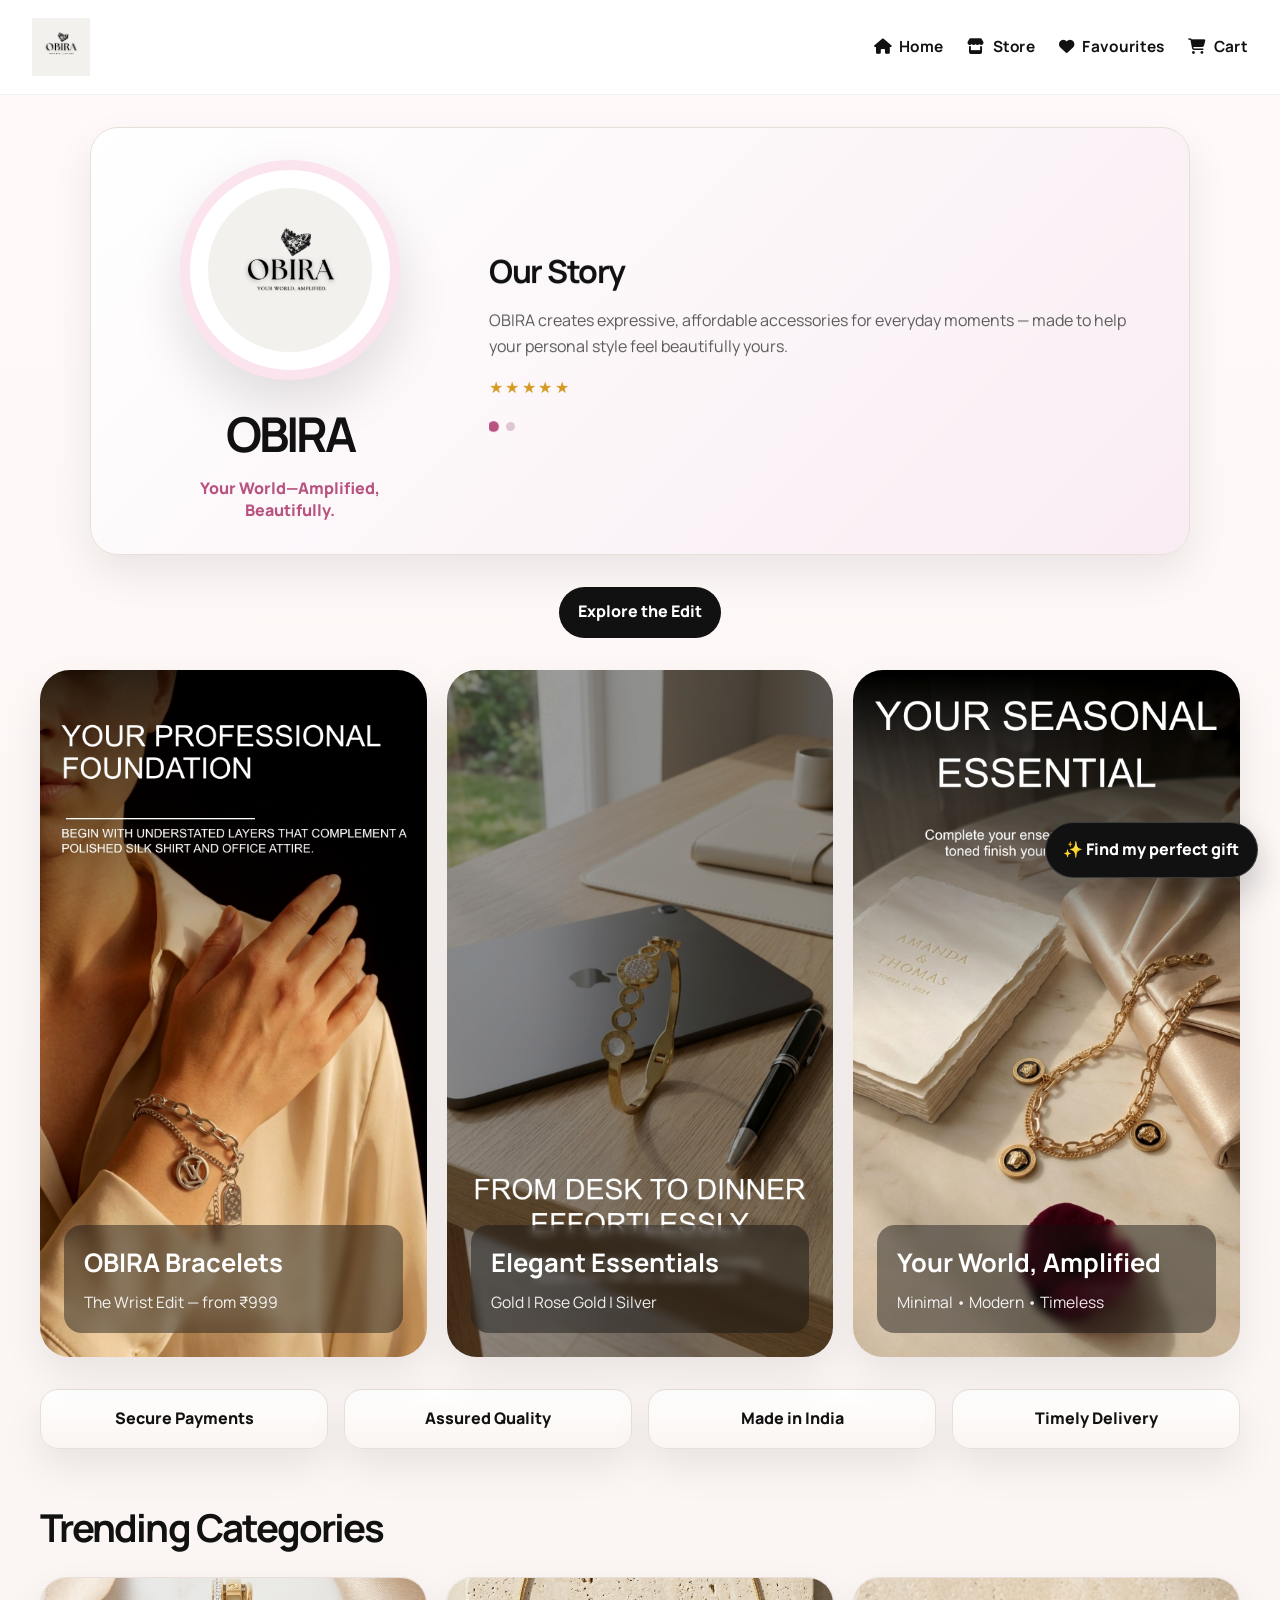
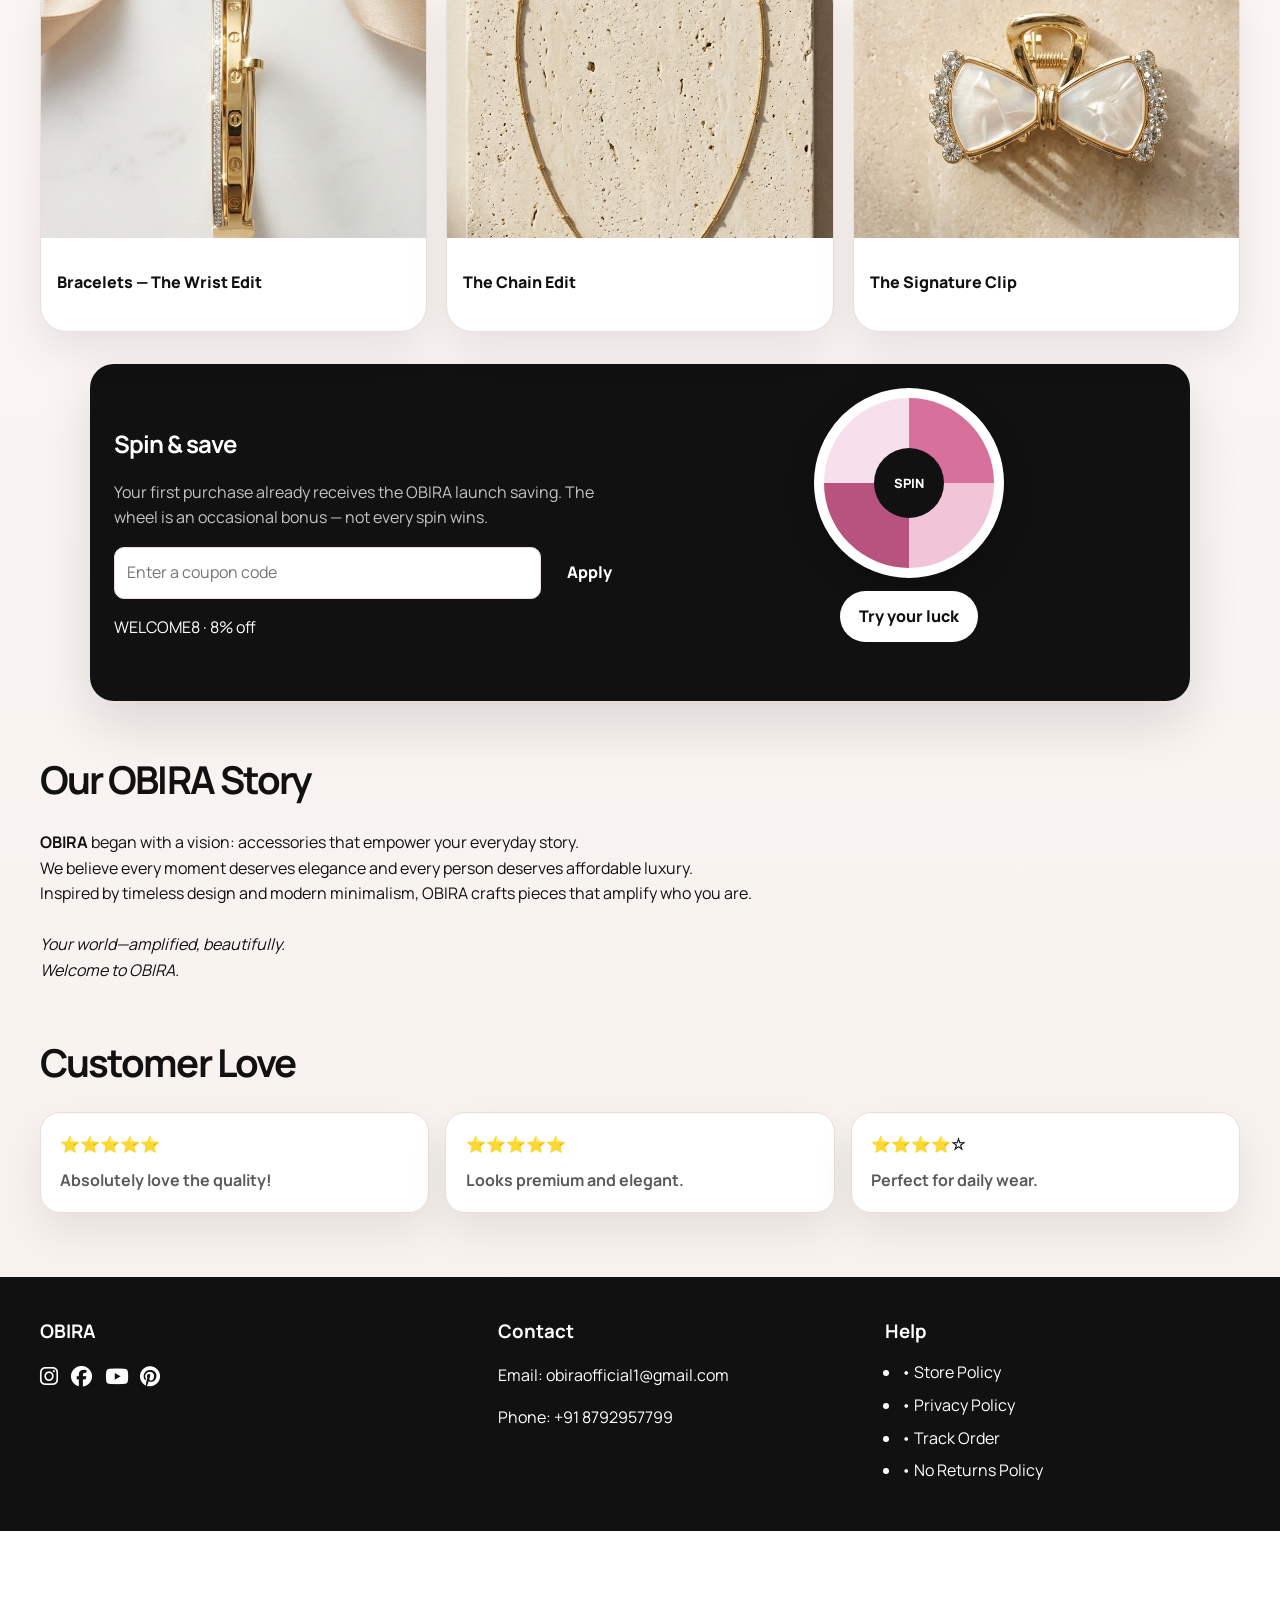
<file: vendor-dashboard.html>
<!DOCTYPE html>
<html lang="en">
<head>
  <meta charset="UTF-8">
  <meta name="viewport" content="width=device-width, initial-scale=1.0">
  <title>Vendor Dashboard - OBIRA</title>
  <link rel="stylesheet" href="style.css">
  <link rel="stylesheet" href="https://cdnjs.cloudflare.com/ajax/libs/font-awesome/6.5.0/css/all.min.css">
  <style>
    .dashboard-container {
      max-width: 1400px;
      margin: 0 auto;
      padding: 20px;
    }

    .dashboard-header {
      background: linear-gradient(135deg, #111 0%, #333 100%);
      color: white;
      padding: 30px;
      border-radius: 10px;
      margin-bottom: 30px;
      display: flex;
      justify-content: space-between;
      align-items: center;
    }

    .dashboard-stats {
      display: grid;
      grid-template-columns: repeat(auto-fit, minmax(200px, 1fr));
      gap: 20px;
      margin-bottom: 30px;
    }

    .stat-card {
      background: white;
      padding: 20px;
      border-radius: 10px;
      box-shadow: 0 2px 8px rgba(0,0,0,0.1);
      text-align: center;
    }

    .stat-card h3 {
      margin: 0 0 10px 0;
      color: #666;
      font-size: 0.9em;
      text-transform: uppercase;
    }

    .stat-card .number {
      font-size: 2.5em;
      font-weight: bold;
      color: #111;
    }

    .orders-table {
      background: white;
      border-radius: 10px;
      box-shadow: 0 2px 8px rgba(0,0,0,0.1);
      overflow: hidden;
    }

    .orders-table table {
      width: 100%;
      border-collapse: collapse;
    }

    .orders-table th {
      background: #111;
      color: white;
      padding: 15px;
      text-align: left;
      font-weight: 600;
    }

    .orders-table td {
      padding: 15px;
      border-bottom: 1px solid #eee;
    }

    .orders-table tr:hover {
      background: #f9f9f9;
    }

    .status-badge {
      display: inline-block;
      padding: 6px 12px;
      border-radius: 20px;
      font-size: 0.85em;
      font-weight: 600;
    }

    .status-pending {
      background: #fff3cd;
      color: #856404;
    }

    .status-processing {
      background: #d1ecf1;
      color: #0c5460;
    }

    .status-shipped {
      background: #d4edda;
      color: #155724;
    }

    .action-buttons {
      display: flex;
      gap: 8px;
    }

    .action-buttons button {
      padding: 6px 12px;
      border: none;
      border-radius: 5px;
      cursor: pointer;
      font-size: 0.9em;
      transition: all 0.3s;
    }

    .btn-view {
      background: #111;
      color: white;
    }

    .btn-view:hover {
      background: #333;
    }

    .btn-update {
      background: #17a2b8;
      color: white;
    }

    .btn-update:hover {
      background: #138496;
    }

    .btn-delete {
      background: #dc3545;
      color: white;
    }

    .btn-delete:hover {
      background: #c82333;
    }

    .modal {
      display: none;
      position: fixed;
      z-index: 1000;
      left: 0;
      top: 0;
      width: 100%;
      height: 100%;
      background-color: rgba(0,0,0,0.5);
    }

    .modal-content {
      background-color: white;
      margin: 5% auto;
      padding: 30px;
      border-radius: 10px;
      width: 90%;
      max-width: 600px;
    }

    .close {
      color: #aaa;
      float: right;
      font-size: 28px;
      font-weight: bold;
      cursor: pointer;
    }

    .close:hover {
      color: black;
    }

    .modal-form {
      display: flex;
      flex-direction: column;
      gap: 15px;
    }

    .modal-form input, .modal-form select, .modal-form textarea {
      padding: 10px;
      border: 1px solid #ddd;
      border-radius: 5px;
      font-size: 1em;
    }

    .modal-form textarea {
      resize: vertical;
      min-height: 100px;
    }

    .modal-form button {
      padding: 10px;
      background: #111;
      color: white;
      border: none;
      border-radius: 5px;
      cursor: pointer;
      font-weight: 600;
      transition: all 0.3s;
    }

    .modal-form button:hover {
      background: #333;
    }

    .search-filter {
      display: flex;
      gap: 15px;
      margin-bottom: 20px;
      flex-wrap: wrap;
    }

    .search-filter input, .search-filter select {
      padding: 10px;
      border: 1px solid #ddd;
      border-radius: 5px;
      font-size: 1em;
    }

    .logout-btn {
      background: #dc3545;
      color: white;
      padding: 10px 20px;
      border: none;
      border-radius: 5px;
      cursor: pointer;
      font-weight: 600;
      transition: all 0.3s;
    }

    .logout-btn:hover {
      background: #c82333;
    }

    @media (max-width: 768px) {
      .dashboard-header {
        flex-direction: column;
        gap: 15px;
        text-align: center;
      }

      .orders-table {
        overflow-x: auto;
      }

      .action-buttons {
        flex-direction: column;
      }
    }
  </style>
</head>
<body>
  <!-- HEADER -->
  <header class="header">
    <div class="logo">
      <img src="logo.png" alt="OBIRA" style="height: 50px;">
    </div>
    <nav class="nav">
      <span style="font-weight: 600; color: #111;">Vendor Dashboard</span>
    </nav>
  </header>

  <!-- DASHBOARD -->
  <section class="dashboard-container">
    
    <!-- Dashboard Header -->
    <div class="dashboard-header">
      <div>
        <h1 style="margin: 0 0 5px 0;">OBIRA Vendor Dashboard</h1>
        <p style="margin: 0; font-size: 0.95em; color: #ccc;">Manage orders and track shipments</p>
      </div>
      <button class="logout-btn" onclick="logout()"><i class="fa fa-sign-out"></i> Logout</button>
    </div>

    <!-- Statistics -->
    <div class="dashboard-stats" id="stats-container">
      <div class="stat-card">
        <h3>Total Orders</h3>
        <div class="number" id="total-orders">0</div>
      </div>
      <div class="stat-card">
        <h3>Pending Orders</h3>
        <div class="number" id="pending-orders">0</div>
      </div>
      <div class="stat-card">
        <h3>Processing</h3>
        <div class="number" id="processing-orders">0</div>
      </div>
      <div class="stat-card">
        <h3>Total Revenue</h3>
        <div class="number" id="total-revenue">₹0</div>
      </div>
    </div>

    <!-- Search & Filter -->
    <div class="search-filter">
      <input type="text" id="search-input" placeholder="Search by order ID, customer name, or email..." style="flex: 1; min-width: 200px;">
      <select id="status-filter">
        <option value="">All Status</option>
        <option value="Pending">Pending</option>
        <option value="Processing">Processing</option>
        <option value="Shipped">Shipped</option>
      </select>
      <button onclick="filterOrders()" style="padding: 10px 20px; background: #111; color: white; border: none; border-radius: 5px; cursor: pointer; font-weight: 600;">
        Filter
      </button>
      <button onclick="exportOrders()" style="padding: 10px 20px; background: #28a745; color: white; border: none; border-radius: 5px; cursor: pointer; font-weight: 600;">
        Export CSV
      </button>
    </div>

    <!-- Orders Table -->
    <div class="orders-table">
      <table>
        <thead>
          <tr>
            <th>Order ID</th>
            <th>Customer</th>
            <th>Email</th>
            <th>Items</th>
            <th>Total</th>
            <th>Status</th>
            <th>Order Date</th>
            <th>Actions</th>
          </tr>
        </thead>
        <tbody id="orders-tbody">
          <tr>
            <td colspan="8" style="text-align: center; padding: 40px;">No orders yet</td>
          </tr>
        </tbody>
      </table>
    </div>

  </section>

  <!-- Order Details Modal -->
  <div id="orderModal" class="modal">
    <div class="modal-content">
      <span class="close" onclick="closeOrderModal()">&times;</span>
      <h2>Order Details</h2>
      <div id="order-details-content"></div>
    </div>
  </div>

  <!-- Update Status Modal -->
  <div id="statusModal" class="modal">
    <div class="modal-content">
      <span class="close" onclick="closeStatusModal()">&times;</span>
      <h2>Update Order Status</h2>
      <form class="modal-form" onsubmit="updateOrderStatus(event)">
        <label>New Status:</label>
        <select id="new-status" required>
          <option value="">Select Status</option>
          <option value="Pending">Pending</option>
          <option value="Processing">Processing</option>
          <option value="Shipped">Shipped</option>
        </select>
        <label>Tracking Number (optional):</label>
        <input type="text" id="tracking-number" placeholder="Enter tracking number">
        <label>Notes (optional):</label>
        <textarea id="order-notes" placeholder="Add any notes..."></textarea>
        <button type="submit">Update Status</button>
      </form>
    </div>
  </div>

  <!-- FOOTER -->
  <footer class="footer">
    <div class="footer-grid">
      <div>
        <h3>OBIRA</h3>
        <div class="social-icons">
          <a href="https://www.instagram.com/obira.official?igsh=MXU2YmJlZ29razZkag==" target="_blank"><i class="fab fa-instagram"></i></a>
          <a href="https://www.facebook.com/share/1CZx4pnAAb/" target="_blank"><i class="fab fa-facebook"></i></a>
          <a href="https://www.youtube.com/@OBIRA.OFFICIAL1" target="_blank"><i class="fab fa-youtube"></i></a>
          <a href="https://pin.it/7GoYisUBN" target="_blank"><i class="fab fa-pinterest"></i></a>
        </div>
      </div>
      <div>
        <h3>Contact</h3>
        <p>Email: obiraofficial1@gmail.com</p>
        <p>Phone: +91 8792957799</p>
      </div>
    </div>
  </footer>

  <div id="notification" class="notification"></div>

  <script>
    // Vendor password (change this to something secure)
    const VENDOR_PASSWORD = "obira2024admin";

    // Initialize dashboard
    window.addEventListener('load', function() {
      // Check if vendor is logged in
      if (!sessionStorage.getItem('vendorLoggedIn')) {
        promptLogin();
      } else {
        loadDashboard();
      }
      updateCartBadge();
      updateWishlistBadge();
    });

    function promptLogin() {
      const password = prompt("Enter vendor password to access dashboard:");
      if (password === VENDOR_PASSWORD) {
        sessionStorage.setItem('vendorLoggedIn', 'true');
        loadDashboard();
      } else if (password !== null) {
        alert("Incorrect password!");
        window.location.href = 'index.html';
      } else {
        window.location.href = 'index.html';
      }
    }

    function logout() {
      sessionStorage.removeItem('vendorLoggedIn');
      window.location.href = 'index.html';
    }

    function loadDashboard() {
      loadAllOrders();
      updateStatistics();
    }

    function loadAllOrders() {
      // Get all orders from localStorage
      let allOrders = [];
      for (let i = 0; i < localStorage.length; i++) {
        const key = localStorage.key(i);
        if (key.startsWith('order_')) {
          const order = JSON.parse(localStorage.getItem(key));
          allOrders.push(order);
        }
      }

      // Sort by date (newest first)
      allOrders.sort((a, b) => new Date(b.orderDate) - new Date(a.orderDate));

      displayOrders(allOrders);
    }

    function displayOrders(orders) {
      const tbody = document.getElementById('orders-tbody');
      
      if (orders.length === 0) {
        tbody.innerHTML = '<tr><td colspan="8" style="text-align: center; padding: 40px;">No orders found</td></tr>';
        return;
      }

      tbody.innerHTML = orders.map(order => `
        <tr>
          <td><strong>${order.orderId}</strong></td>
          <td>${order.shippingDetails.fullName}</td>
          <td>${order.shippingDetails.email}</td>
          <td>${order.items.length} item(s)</td>
          <td>₹${order.totalAmount}</td>
          <td>
            <span class="status-badge status-${order.status.toLowerCase()}">
              ${order.status}
            </span>
          </td>
          <td>${new Date(order.orderDate).toLocaleDateString()}</td>
          <td>
            <div class="action-buttons">
              <button class="btn-view" onclick="viewOrderDetails('${order.orderId}')">View</button>
              <button class="btn-update" onclick="openStatusModal('${order.orderId}')">Update</button>
            </div>
          </td>
        </tr>
      `).join('');
    }

    function updateStatistics() {
      let allOrders = [];
      for (let i = 0; i < localStorage.length; i++) {
        const key = localStorage.key(i);
        if (key.startsWith('order_')) {
          const order = JSON.parse(localStorage.getItem(key));
          allOrders.push(order);
        }
      }

      const totalOrders = allOrders.length;
      const pendingOrders = allOrders.filter(o => o.status === 'Pending').length;
      const processingOrders = allOrders.filter(o => o.status === 'Processing').length;
      const totalRevenue = allOrders.reduce((sum, o) => sum + o.totalAmount, 0);

      document.getElementById('total-orders').textContent = totalOrders;
      document.getElementById('pending-orders').textContent = pendingOrders;
      document.getElementById('processing-orders').textContent = processingOrders;
      document.getElementById('total-revenue').textContent = '₹' + totalRevenue.toLocaleString();
    }

    function viewOrderDetails(orderId) {
      const order = JSON.parse(localStorage.getItem(`order_${orderId}`));
      
      if (!order) {
        alert('Order not found');
        return;
      }

      let itemsHTML = order.items.map(item => `
        <tr>
          <td>${item.name}</td>
          <td>${item.qty}</td>
          <td>₹${item.price}</td>
          <td>₹${item.price * item.qty}</td>
        </tr>
      `).join('');

      const content = `
        <div style="margin: 20px 0;">
          <h3>Order Information</h3>
          <p><strong>Order ID:</strong> ${order.orderId}</p>
          <p><strong>Payment ID:</strong> ${order.paymentId}</p>
          <p><strong>Order Date:</strong> ${new Date(order.orderDate).toLocaleString()}</p>
          <p><strong>Status:</strong> <span class="status-badge status-${order.status.toLowerCase()}">${order.status}</span></p>
          
          <h3>Customer Information</h3>
          <p><strong>Name:</strong> ${order.shippingDetails.fullName}</p>
          <p><strong>Email:</strong> ${order.shippingDetails.email}</p>
          <p><strong>Phone:</strong> ${order.shippingDetails.phone}</p>
          
          <h3>Shipping Address</h3>
          <p>${order.shippingDetails.address1}</p>
          <p>${order.shippingDetails.address2 ? order.shippingDetails.address2 + ', ' : ''}${order.shippingDetails.city}</p>
          <p>${order.shippingDetails.state} - ${order.shippingDetails.postalCode}</p>
          <p>${order.shippingDetails.country}</p>
          
          <h3>Order Items</h3>
          <table style="width: 100%; border-collapse: collapse; margin: 10px 0;">
            <tr style="background: #f5f5f5;">
              <th style="padding: 10px; text-align: left;">Product</th>
              <th style="padding: 10px; text-align: left;">Qty</th>
              <th style="padding: 10px; text-align: left;">Price</th>
              <th style="padding: 10px; text-align: left;">Total</th>
            </tr>
            ${itemsHTML}
            <tr style="background: #f5f5f5; font-weight: bold;">
              <td colspan="3" style="padding: 10px; text-align: right;">Subtotal:</td>
              <td style="padding: 10px;">₹${order.subtotal}</td>
            </tr>
            <tr>
              <td colspan="3" style="padding: 10px; text-align: right;">Tax (5%):</td>
              <td style="padding: 10px;">₹${order.tax}</td>
            </tr>
            <tr>
              <td colspan="3" style="padding: 10px; text-align: right;">Shipping:</td>
              <td style="padding: 10px;">₹${order.shipping}</td>
            </tr>
            <tr style="background: #111; color: white; font-weight: bold;">
              <td colspan="3" style="padding: 10px; text-align: right;">Total:</td>
              <td style="padding: 10px;">₹${order.totalAmount}</td>
            </tr>
          </table>
          
          ${order.trackingNumber ? `<p><strong>Tracking Number:</strong> ${order.trackingNumber}</p>` : ''}
          ${order.notes ? `<p><strong>Notes:</strong> ${order.notes}</p>` : ''}
        </div>
      `;

      document.getElementById('order-details-content').innerHTML = content;
      document.getElementById('orderModal').style.display = 'block';
    }

    function closeOrderModal() {
      document.getElementById('orderModal').style.display = 'none';
    }

    function openStatusModal(orderId) {
      window.currentOrderId = orderId;
      const order = JSON.parse(localStorage.getItem(`order_${orderId}`));
      document.getElementById('new-status').value = order.status;
      document.getElementById('tracking-number').value = order.trackingNumber || '';
      document.getElementById('order-notes').value = order.notes || '';
      document.getElementById('statusModal').style.display = 'block';
    }

    function closeStatusModal() {
      document.getElementById('statusModal').style.display = 'none';
    }

    function updateOrderStatus(event) {
      event.preventDefault();
      const orderId = window.currentOrderId;
      const order = JSON.parse(localStorage.getItem(`order_${orderId}`));
      
      order.status = document.getElementById('new-status').value;
      order.trackingNumber = document.getElementById('tracking-number').value;
      order.notes = document.getElementById('order-notes').value;
      order.updatedDate = new Date().toISOString();

      localStorage.setItem(`order_${orderId}`, JSON.stringify(order));
      
      closeStatusModal();
      loadDashboard();
      alert('Order status updated successfully!');

      // Send notification email
      sendNotificationEmail(order);
    }

    function filterOrders() {
      const searchTerm = document.getElementById('search-input').value.toLowerCase();
      const statusFilter = document.getElementById('status-filter').value;

      let allOrders = [];
      for (let i = 0; i < localStorage.length; i++) {
        const key = localStorage.key(i);
        if (key.startsWith('order_')) {
          const order = JSON.parse(localStorage.getItem(key));
          allOrders.push(order);
        }
      }

      let filtered = allOrders.filter(order => {
        const matchesSearch = order.orderId.toLowerCase().includes(searchTerm) ||
                            order.shippingDetails.fullName.toLowerCase().includes(searchTerm) ||
                            order.shippingDetails.email.toLowerCase().includes(searchTerm);
        const matchesStatus = !statusFilter || order.status === statusFilter;
        return matchesSearch && matchesStatus;
      });

      displayOrders(filtered);
    }

    function exportOrders() {
      let allOrders = [];
      for (let i = 0; i < localStorage.length; i++) {
        const key = localStorage.key(i);
        if (key.startsWith('order_')) {
          const order = JSON.parse(localStorage.getItem(key));
          allOrders.push(order);
        }
      }

      let csv = 'Order ID,Payment ID,Customer Name,Email,Phone,Address,City,State,Postal Code,Items Count,Total Amount,Status,Order Date\n';
      
      allOrders.forEach(order => {
        const row = [
          order.orderId,
          order.paymentId,
          order.shippingDetails.fullName,
          order.shippingDetails.email,
          order.shippingDetails.phone,
          order.shippingDetails.address1,
          order.shippingDetails.city,
          order.shippingDetails.state,
          order.shippingDetails.postalCode,
          order.items.length,
          order.totalAmount,
          order.status,
          new Date(order.orderDate).toLocaleString()
        ];
        csv += row.map(val => `"${val}"`).join(',') + '\n';
      });

      const blob = new Blob([csv], { type: 'text/csv' });
      const url = window.URL.createObjectURL(blob);
      const a = document.createElement('a');
      a.href = url;
      a.download = `obira-orders-${new Date().toISOString().split('T')[0]}.csv`;
      a.click();
      window.URL.revokeObjectURL(url);
    }

    function sendNotificationEmail(order) {
      // Note: This requires a backend service. For now, we'll use a placeholder
      // In production, integrate with EmailJS or a backend API
      const message = `
Order Update Notification

Order ID: ${order.orderId}
Status: ${order.status}
${order.trackingNumber ? `Tracking Number: ${order.trackingNumber}` : ''}

Dear ${order.shippingDetails.fullName},

Your order has been updated. Please log in to your account or check your order details for more information.

Expected Delivery: 5-7 business days

Thank you for shopping with OBIRA!
Your world—amplified, beautifully.
      `;
      
      // In production, send this via your email service
      console.log('Email to be sent:', order.shippingDetails.email);
      console.log('Message:', message);
    }

    function showNotification(message) {
      let notification = document.getElementById("notification");
      if (!notification) {
        notification = document.createElement("div");
        notification.id = "notification";
        notification.classList.add("notification");
        document.body.appendChild(notification);
      }
      notification.textContent = message;
      notification.classList.add("show");
      notification.style.display = "block";
      
      setTimeout(() => {
        notification.classList.remove("show");
      }, 2500);
    }

    function updateCartBadge() {
      const cart = JSON.parse(localStorage.getItem("cart")) || [];
      const cartCount = cart.reduce((sum, item) => sum + item.qty, 0);
      const badge = document.getElementById("cart-badge");
      if (badge) {
        badge.textContent = cartCount;
        badge.style.display = cartCount > 0 ? "inline" : "none";
      }
    }

    function updateWishlistBadge() {
      const wishlist = JSON.parse(localStorage.getItem("wishlist")) || [];
      const badge = document.getElementById("wishlist-badge");
      if (badge) {
        badge.textContent = wishlist.length;
        badge.style.display = wishlist.length > 0 ? "inline" : "none";
      }
    }

    // Close modals when clicking outside
    window.onclick = function(event) {
      const orderModal = document.getElementById("orderModal");
      const statusModal = document.getElementById("statusModal");
      
      if (event.target == orderModal) {
        orderModal.style.display = "none";
      }
      if (event.target == statusModal) {
        statusModal.style.display = "none";
      }
    }
  </script>
</body>
</html>
</file>
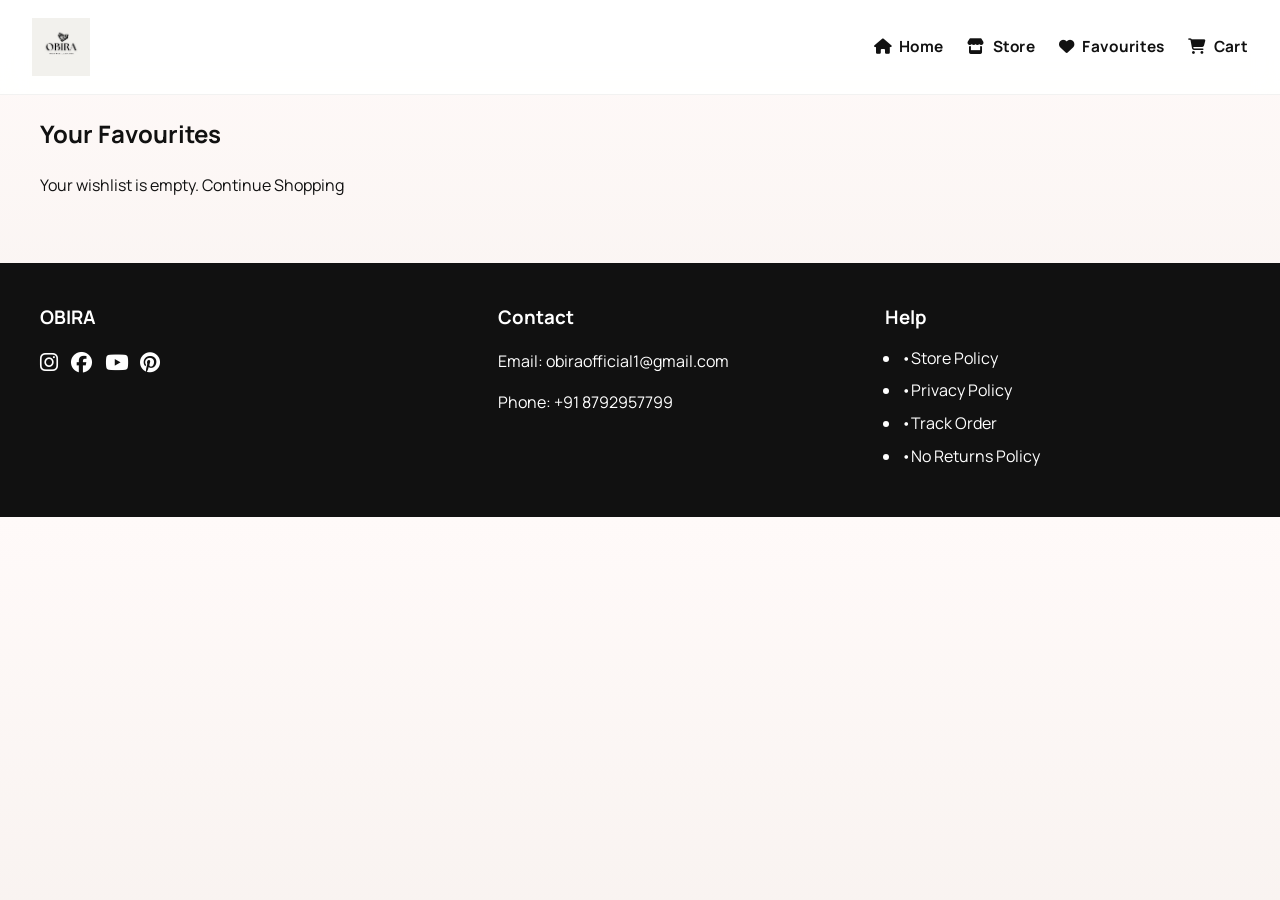
<file: wishlist.html>
<!DOCTYPE html>
<html lang="en">
<head>
  <meta charset="UTF-8">
  <meta name="viewport" content="width=device-width, initial-scale=1.0">
  <title>Wishlist - OBIRA</title>
  <link rel="stylesheet" href="style.css">
  <link rel="stylesheet" href="https://cdnjs.cloudflare.com/ajax/libs/font-awesome/6.5.0/css/all.min.css">
</head>
<body>
  <!-- HEADER -->
  <header class="header">
    <div class="logo">
      <img src="logo.png" alt="OBIRA">
    </div>
    <nav class="nav">
      <a href="index.html"><i class="fa fa-home"></i> Home</a>
      <a href="store.html"><i class="fa fa-store"></i> Store</a>
      <a href="wishlist.html" id="wishlist-link">
        <i class="fa fa-heart"></i>
        Favourites
        <span id="wishlist-badge" class="wishlist-badge">0</span>
      </a>
      <a href="cart.html"><i class="fa fa-shopping-cart cart-icon"></i> Cart <span id="cart-badge">0</span></a>
    </nav>
  </header>

  <!-- WISHLIST TITLE -->
  <section>
    <h2>Your Favourites</h2>
  </section>

  <!-- WISHLIST ITEMS -->
  <section id="wishlist-items"></section>

  <!-- FOOTER -->
  <footer class="footer">
    <div class="footer-grid">
      <div>
        <h3>OBIRA</h3>
        <div class="social-icons">
          <a href="https://www.instagram.com/obira.official?igsh=MXU2YmJlZ29razZkag==" target="_blank"><i class="fab fa-instagram"></i></a>
          <a href="https://www.facebook.com/share/1CZx4pnAAb/" target="_blank"><i class="fab fa-facebook"></i></a>
          <a href="https://www.youtube.com/@OBIRA.OFFICIAL1" target="_blank"><i class="fab fa-youtube"></i></a>
          <a href="https://pin.it/7GoYisUBN" target="_blank"><i class="fab fa-pinterest"></i></a>
        </div>
      </div>
      <div>
        <h3>Contact</h3>
        <p>Email: obiraofficial1@gmail.com</p>
        <p>Phone: +91 8792957799</p>
      </div>
      <div>
        <h3>Help</h3>
        <ul>
          <li><a href="policy.html">•Store Policy</a></li>
          <li><a href="privacy.html">•Privacy Policy</a></li>
          <li><a href="track.html">•Track Order</a></li>
          <li><a href="no-returns.html">•No Returns Policy</a></li>
        </ul>
      </div>
    </div>
  </footer>

  <div id="notification" class="notification"></div>

  <script src="products.js"></script>
  <script src="script.js"></script>
</body>
</html>
</file>
<file: style.css>
@import url('https://fonts.googleapis.com/css2?family=Manrope:wght@400;500;600;700;800&display=swap');

:root {
  --bg: #f7f1ee;
  --panel: #ffffff;
  --panel-soft: #f9f5f2;
  --text: #111111;
  --muted: #5a5a5a;
  --line: #e9dfd8;
  --accent: #d7709b;
  --accent-strong: #b8537f;
  --dark: #111111;
  --success: #0c7d58;
  --shadow: 0 18px 40px rgba(17, 17, 17, 0.08);
  --shadow-strong: 0 24px 52px rgba(17, 17, 17, 0.12);
}

* { box-sizing: border-box; }
html { scroll-behavior: smooth; }
body {
  margin: 0;
  font-family: 'Manrope', 'Segoe UI', Tahoma, sans-serif;
  background: linear-gradient(180deg, #fffaf9 0%, var(--bg) 100%);
  color: var(--text);
  line-height: 1.6;
}
img { max-width: 100%; display: block; }
a { color: inherit; text-decoration: none; }
button, input { font: inherit; }
section { width: min(1200px, calc(100% - 2rem)); margin: 0 auto; }

.header {
  position: sticky;
  top: 0;
  z-index: 20;
  width: 100%;
  background: rgba(255,255,255,0.88);
  backdrop-filter: blur(12px);
  border-bottom: 1px solid rgba(17,17,17,0.05);
  display: flex;
  justify-content: space-between;
  align-items: center;
  padding: 18px 32px;
}
.logo { display: flex; align-items: center; }
.logo img { height: 58px; width: auto; }
.nav { display: flex; gap: 24px; flex-wrap: wrap; align-items: center; }
.nav a {
  font-size: 0.96rem;
  font-weight: 700;
  color: var(--text);
  letter-spacing: 0.02em;
  display: inline-flex;
  align-items: center;
  gap: 8px;
  position: relative;
}
.nav a:hover { color: var(--accent-strong); }
.nav .wishlist-badge, #cart-badge {
  display: inline-flex;
  min-width: 20px;
  height: 20px;
  border-radius: 999px;
  background: var(--accent-strong);
  color: #fff;
  align-items: center;
  justify-content: center;
  font-size: 0.7rem;
  font-weight: 800;
  padding: 0 6px;
}

.hero {
  width: min(1200px, calc(100% - 2rem));
  margin: 2rem auto 0;
  display: grid;
  grid-template-columns: repeat(3, minmax(0, 1fr));
  gap: 1.25rem;
}
.hero-slide {
  position: relative;
  min-height: 480px;
  overflow: hidden;
  border-radius: 30px;
  box-shadow: var(--shadow);
  background: #eee;
}
.hero-slide img {
  width: 100%;
  height: 100%;
  object-fit: cover;
  filter: saturate(1.05) contrast(1.02);
}
.hero-text {
  position: absolute;
  left: 24px;
  right: 24px;
  bottom: 24px;
  background: rgba(17,17,17,0.45);
  backdrop-filter: blur(4px);
  color: white;
  border-radius: 18px;
  padding: 18px 20px;
}
.hero-text h1 { margin: 0 0 6px; font-size: clamp(1.6rem, 2vw, 2.3rem); }
.hero-text p { margin: 0; font-size: 0.98rem; color: rgba(255,255,255,.92); }

.features {
  width: min(1200px, calc(100% - 2rem));
  margin: 2rem auto 0;
  display: grid;
  grid-template-columns: repeat(4, minmax(0, 1fr));
  gap: 1rem;
}
.features div {
  background: linear-gradient(180deg, #fff, #fbf5f2);
  border: 1px solid var(--line);
  border-radius: 18px;
  padding: 1rem 1.2rem;
  text-align: center;
  font-weight: 800;
  color: var(--dark);
  box-shadow: var(--shadow);
}

.categories, .about, .reviews {
  width: min(1200px, calc(100% - 2rem));
  margin: 3rem auto 0;
}
.categories h2, .about h2, .reviews h2 {
  margin: 0 0 1.2rem;
  font-size: clamp(1.8rem, 3vw, 2.5rem);
  letter-spacing: -0.05em;
}
.category-grid {
  display: grid;
  grid-template-columns: repeat(3, minmax(0, 1fr));
  gap: 1.2rem;
}
.category-grid div {
  background: var(--panel);
  border: 1px solid var(--line);
  border-radius: 26px;
  overflow: hidden;
  box-shadow: var(--shadow);
  cursor: pointer;
  transition: transform 0.2s ease, box-shadow 0.2s ease;
}
.category-grid div:hover {
  transform: translateY(-3px);
  box-shadow: var(--shadow-strong);
}
.category-grid img {
  width: 100%;
  height: 260px;
  object-fit: cover;
}
.category-grid p {
  padding: 1rem 1rem 1.2rem;
  font-weight: 800;
  color: var(--text);
}

.page-header {
  width: min(1200px, calc(100% - 2rem));
  margin: 2.5rem auto 1rem;
  text-align: center;
}
.page-title {
  margin: 0;
  font-size: clamp(2.2rem, 4vw, 3.4rem);
  letter-spacing: -0.06em;
}
.page-subtitle {
  margin: 0.75rem auto 0;
  max-width: 760px;
  color: var(--muted);
  font-size: 1rem;
}

#store-products {
  width: min(1200px, calc(100% - 2rem));
  margin: 2rem auto 4rem;
  display: grid;
  grid-template-columns: repeat(4, minmax(0, 1fr));
  gap: 1.25rem;
}
.product-card {
  background: var(--panel);
  border: 1px solid var(--line);
  border-radius: 24px;
  overflow: hidden;
  box-shadow: var(--shadow);
  padding: 0.9rem;
}
.product-image-container {
  position: relative;
  overflow: hidden;
  border-radius: 18px;
  background: #f8f5f2;
}
.product-img {
  width: 100%;
  height: 290px;
  object-fit: cover;
  cursor: pointer;
  transition: transform 0.25s ease;
}
.product-card:hover .product-img { transform: scale(1.03); }
.product-card h3 {
  margin: 0.9rem 0 0.5rem;
  font-size: 1.05rem;
}
.price-stack {
  display: flex;
  flex-wrap: wrap;
  align-items: baseline;
  gap: 0.45rem;
  margin: 0.25rem 0 0.9rem;
}
.price {
  font-size: 1.2rem;
  font-weight: 800;
  color: var(--text);
}
.original-price {
  color: #8a8a8a;
  text-decoration: line-through;
  font-size: 0.82rem;
  font-weight: 600;
}
.discount-badge {
  display: inline-flex;
  align-items: center;
  justify-content: center;
  min-height: 28px;
  padding: 0.25rem 0.6rem;
  border-radius: 999px;
  background: #eaf8f1;
  color: var(--success);
  font-size: 0.7rem;
  font-weight: 800;
  letter-spacing: 0.04em;
}
.qty-controls {
  display: flex;
  align-items: center;
  justify-content: space-between;
  width: 120px;
  padding: 0.35rem 0.5rem;
  border: 1px solid var(--line);
  border-radius: 999px;
  background: var(--panel-soft);
  margin-bottom: 0.75rem;
}
.qty-controls button {
  width: 28px;
  height: 28px;
  border: 0;
  border-radius: 50%;
  background: #fff;
  cursor: pointer;
  font-size: 1.1rem;
  font-weight: 700;
  color: var(--text);
  box-shadow: 0 2px 6px rgba(17,17,17,0.08);
}
.wishlist-btn {
  position: absolute;
  top: 14px;
  right: 14px;
  width: 38px;
  height: 38px;
  border-radius: 50%;
  border: 0;
  background: rgba(255,255,255,0.9);
  color: #555;
  font-size: 1.1rem;
  font-weight: 900;
  cursor: pointer;
  box-shadow: 0 8px 18px rgba(17,17,17,0.1);
}
.wishlist-btn.active { color: var(--accent-strong); }

.review-grid {
  display: grid;
  grid-template-columns: repeat(3, minmax(0, 1fr));
  gap: 1rem;
}
.review-grid div {
  background: var(--panel);
  border: 1px solid var(--line);
  border-radius: 20px;
  box-shadow: var(--shadow);
  padding: 1.2rem;
  font-weight: 700;
}
.review-grid p { margin: 0.6rem 0 0; color: var(--muted); }

.footer {
  margin-top: 4rem;
  background: #111;
  color: #fff;
}
.footer-grid {
  width: min(1200px, calc(100% - 2rem));
  margin: 0 auto;
  display: grid;
  grid-template-columns: 1.2fr 1fr 1fr;
  gap: 2rem;
  padding: 2.5rem 0;
}
.footer h3 { margin: 0 0 0.8rem; }
.social-icons {
  display: flex;
  gap: 0.8rem;
  font-size: 1.3rem;
}
.footer ul { margin: 0; padding-left: 1rem; }
.footer li { margin-bottom: 0.45rem; }

.notification {
  position: fixed;
  right: 22px;
  bottom: 22px;
  background: rgba(17,17,17,0.94);
  color: #fff;
  padding: 0.8rem 1rem;
  border-radius: 12px;
  box-shadow: var(--shadow-strong);
  opacity: 0;
  transform: translateY(12px);
  pointer-events: none;
  transition: opacity 0.25s ease, transform 0.25s ease;
  z-index: 50;
}
.notification.show {
  opacity: 1;
  transform: translateY(0);
}

@media (max-width: 980px) {
  #store-products { grid-template-columns: repeat(2, minmax(0, 1fr)); }
  .hero { grid-template-columns: 1fr; }
  .features { grid-template-columns: repeat(2, minmax(0, 1fr)); }
  .category-grid, .review-grid { grid-template-columns: 1fr; }
  .footer-grid { grid-template-columns: 1fr; }
}
@media (max-width: 620px) {
  .header { flex-direction: column; gap: 12px; padding: 14px 20px; }
  .nav { justify-content: center; }
  #store-products { grid-template-columns: 1fr; }
  .page-title { font-size: 2.2rem; }
  .logo img { height: 48px; }
}
</file>
<file: marketing.css>
/* OBIRA showcase enhancements */
.showcase-intro { width:min(1100px,calc(100% - 2rem)); margin:2rem auto 1rem; display:grid; grid-template-columns:minmax(220px,.75fr) minmax(0,1.5fr); gap:2rem; align-items:center; padding:2rem; border:1px solid var(--line); border-radius:28px; background:linear-gradient(135deg,#fff,#f9edf3); box-shadow:var(--shadow); }
.brand-profile { display:grid; place-items:center; text-align:center; }
.brand-profile img { width:220px; height:220px; object-fit:contain; border-radius:50%; padding:18px; background:#fff; border:10px solid #fbe4ee; box-shadow:var(--shadow-strong); margin:0 auto 1rem; }
.brand-profile h1 { margin:0; font-size:clamp(2.2rem,4vw,3rem); letter-spacing:-.06em; }
.brand-profile p { margin:.35rem 0 0; max-width:260px; color:var(--accent-strong); font-weight:800; line-height:1.35; }
.story-review-slider { position:relative; min-height:190px; overflow:hidden; }
.story-review-slide { display:none; animation:obiraFade .45s ease; }
.story-review-slide.active { display:block; }
.story-review-slide h2 { margin:0 0 .7rem; font-size:clamp(1.45rem,2.5vw,2rem); letter-spacing:-.04em; }
.story-review-slide p { margin:0; color:var(--muted); max-width:650px; }
.story-review-slide .stars { margin-top:1rem; color:#d69a24; letter-spacing:.15em; }
.slider-controls { display:flex; gap:.5rem; margin-top:1.3rem; }
.slider-dot { width:9px; height:9px; padding:0; border:0; border-radius:50%; background:#dfc6d0; cursor:pointer; }
.slider-dot.active { background:var(--accent-strong); transform:scale(1.2); }
.hero { scroll-margin-top:100px; }
.home-jump { display:inline-flex; margin:1rem auto 0; padding:.8rem 1.2rem; border-radius:999px; background:#111; color:#fff; font-weight:800; }
.pairing-panel { margin-top:1.2rem; padding:1rem; border:1px solid var(--line); border-radius:18px; background:#fff9fb; }
.pairing-panel h3 { margin:0 0 .8rem; font-size:1rem; }
.pair-options { display:grid; grid-template-columns:repeat(2,minmax(0,1fr)); gap:.75rem; }
.pair-option { display:grid; grid-template-columns:58px minmax(0,1fr); gap:.65rem; align-items:center; padding:.55rem; border:1px solid var(--line); border-radius:13px; background:#fff; text-align:left; cursor:pointer; }
.pair-option:hover { border-color:var(--accent); transform:translateY(-1px); }
.pair-option img { width:58px; height:58px; border-radius:10px; object-fit:cover; }
.pair-option strong { display:block; font-size:.78rem; line-height:1.3; }
.pair-option small { color:var(--muted); }
.price-stack { display:flex; flex-wrap:wrap; gap:.55rem; align-items:baseline; }
.price-stack .original-price { color:#888; text-decoration:line-through; font-size:.88rem; }
.discount-badge { display:inline-flex; width:max-content; padding:.25rem .5rem; border-radius:999px; background:#e5f7ef; color:#08734f; font-size:.72rem; font-weight:800; }
.coupon-wheel-card { width:min(1100px,calc(100% - 2rem)); margin:2rem auto; display:grid; grid-template-columns:1fr 1fr; gap:1.5rem; align-items:center; padding:1.5rem; border-radius:24px; background:#111; color:#fff; box-shadow:var(--shadow-strong); }
.coupon-wheel-card h2 { margin:0 0 .5rem; letter-spacing:-.04em; }
.coupon-wheel-card p { color:rgba(255,255,255,.75); }
.wheel-wrap { display:grid; place-items:center; gap:.8rem; }
.wheel { width:190px; height:190px; display:grid; place-items:center; border:10px solid #fff; border-radius:50%; background:conic-gradient(#d7709b 0 25%,#f1c5d7 25% 50%,#b8537f 50% 75%,#f7dfeb 75% 100%); box-shadow:0 10px 30px rgba(0,0,0,.25); transition:transform 2.2s cubic-bezier(.15,.8,.2,1); }
.wheel span { width:70px; height:70px; display:grid; place-items:center; border-radius:50%; background:#111; color:#fff; font-weight:800; font-size:.8rem; text-align:center; }
.wheel-button { padding:.8rem 1.2rem; border:0; border-radius:999px; background:#fff; color:#111; font-weight:800; cursor:pointer; }
.coupon-result { min-height:1.4rem; color:#ffd4e4; font-weight:800; }
.coupon-box { display:flex; gap:.6rem; margin:1rem 0; }
.coupon-box input { min-width:0; flex:1; padding:.75rem; border:1px solid var(--line); border-radius:10px; }
.coupon-box button { padding:.75rem 1rem; border:0; border-radius:10px; background:#111; color:#fff; font-weight:800; cursor:pointer; }
@keyframes obiraFade { from { opacity:0; transform:translateY(8px); } to { opacity:1; transform:translateY(0); } }
@media(max-width:720px){ .showcase-intro,.coupon-wheel-card { grid-template-columns:1fr; padding:1.25rem; } .story-review-slider { min-height:230px; } .pair-options { grid-template-columns:1fr; } .brand-profile img { width:180px; height:180px; } }
</file>
<file: chat.css>
/* OBIRA Style Concierge — balanced, celebratory presentation */
.obira-chat-launcher{position:fixed;right:22px;bottom:22px;z-index:80;border:1px solid rgba(255,255,255,.18);border-radius:999px;padding:.9rem 1.1rem;background:#111;color:#fff;font-weight:800;box-shadow:0 16px 35px rgba(17,17,17,.22);cursor:pointer;transition:transform .2s ease,background .2s ease}.obira-chat-launcher:hover{background:#b8537f;transform:translateY(-2px)}
.obira-chat{position:fixed;right:22px;bottom:82px;z-index:81;width:min(380px,calc(100vw - 28px));overflow:hidden;border:1px solid #eadde1;border-radius:22px;background:#fff;box-shadow:0 24px 60px rgba(17,17,17,.2);display:none}.obira-chat.open{display:block;animation:obiraChatIn .25s ease}
.obira-chat-head{display:flex;align-items:center;justify-content:space-between;padding:1rem 1.1rem;background:linear-gradient(135deg,#111,#49323d);color:#fff}.obira-chat-head strong{display:block}.obira-chat-head small{display:block;margin-top:.15rem;color:#f6dbe7}.obira-chat-close{border:0;background:transparent;color:#fff;font-size:1.3rem;cursor:pointer}
.obira-chat-body{max-height:455px;overflow:auto;padding:1rem;background:#fffafc}.obira-chat-message{max-width:92%;margin-bottom:.8rem;padding:.8rem .9rem;border-radius:15px;background:#f5edf1;color:#2f2529;font-size:.9rem;line-height:1.5}.obira-chat-message.bot{border-bottom-left-radius:4px}.obira-chat-options{display:grid;gap:.55rem;margin-top:.8rem}.obira-chat-option{width:100%;padding:.7rem .8rem;border:1px solid #e8d9df;border-radius:12px;background:#fff;text-align:left;color:#3b2630;font-weight:700;cursor:pointer;transition:background .2s,border-color .2s,transform .2s}.obira-chat-option:hover{border-color:#d7709b;background:#fff3f7;transform:translateX(2px)}
.obira-chat-progress{height:5px;margin-bottom:.8rem;border-radius:99px;background:#eadde1;overflow:hidden}.obira-chat-progress span{display:block;height:100%;border-radius:inherit;background:linear-gradient(90deg,#b8537f,#e79ab8);transition:width .3s ease}.obira-chat-result{padding:1rem;border-radius:16px;background:linear-gradient(135deg,#fff3f7,#fff);border:1px solid #efd6e1;color:#5b3042;font-size:.88rem;line-height:1.5}.obira-chat-result strong{display:block;margin:.2rem 0 .5rem;font-size:1.15rem;color:#2f2026}.obira-chat-result p{margin:.45rem 0}.obira-chat-kicker{display:block;color:#b8537f;font-size:.7rem;text-transform:uppercase;letter-spacing:.11em;font-weight:800}.obira-chat-result-actions{display:flex;align-items:center;flex-wrap:wrap;gap:.65rem;margin-top:.85rem}.obira-chat-result a{display:inline-flex;padding:.65rem .85rem;border-radius:999px;background:#111;color:#fff;font-weight:800}.obira-chat-restart{padding:.55rem .7rem;border:1px solid #dec3cf;border-radius:999px;background:#fff;color:#5b3042;font-weight:700;cursor:pointer}.obira-chat-note{margin-top:.8rem;color:#8a737c;font-size:.72rem;text-align:center}.obira-chat-launcher:focus-visible,.obira-chat-option:focus-visible,.obira-chat-close:focus-visible,.obira-chat-restart:focus-visible,.obira-chat-result a:focus-visible{outline:3px solid #f0a8c3;outline-offset:2px}@keyframes obiraChatIn{from{opacity:0;transform:translateY(12px)}to{opacity:1;transform:translateY(0)}}@media(max-width:620px){.obira-chat-launcher{right:14px;bottom:14px}.obira-chat{right:14px;bottom:76px}}
</file>
<file: final-storefront.css>
/* Final hierarchy polish */
.store-filter-bar{width:min(1200px,calc(100% - 2rem));margin:1rem auto;display:flex;justify-content:center;gap:.55rem;flex-wrap:wrap}.store-filter-bar a{padding:.6rem .9rem;border:1px solid var(--line);border-radius:999px;background:#fff;font-weight:800}.combo-strip{width:min(1200px,calc(100% - 2rem));margin:1rem auto 2rem;display:grid;grid-template-columns:repeat(3,1fr);gap:1rem}.combo-card{padding:1rem;border:1px solid var(--line);border-radius:18px;background:linear-gradient(135deg,#fff,#fff3f7);box-shadow:var(--shadow)}.combo-card h3{margin:0 0 .35rem}.combo-card p{margin:0 0 .8rem;color:var(--muted);font-size:.88rem}.combo-card button{border:0;border-radius:999px;padding:.65rem .9rem;background:#111;color:#fff;font-weight:800;cursor:pointer}.product-detail-container{width:min(1120px,calc(100% - 2rem));grid-template-columns:minmax(0,1.2fr) minmax(300px,.8fr);gap:3rem;align-items:start}.product-image{position:sticky;top:110px}.product-image img{height:min(680px,70vh);object-fit:cover}.product-info{padding-top:1rem}.final-addons{width:min(1120px,calc(100% - 2rem));margin:0 auto 3rem}.related-offer{padding:1.25rem;border:1px solid var(--line);border-radius:22px;background:#fff9fb}.eyebrow{display:block;text-transform:uppercase;letter-spacing:.1em;font-size:.7rem;font-weight:800;color:var(--accent-strong)}.related-offer h2{margin:.25rem 0}.related-offer p{color:var(--muted);max-width:650px}.related-options{display:grid;grid-template-columns:repeat(2,minmax(0,1fr));gap:.8rem}.related-option{display:grid;grid-template-columns:72px 1fr;gap:.8rem;align-items:center;text-align:left;padding:.65rem;border:1px solid var(--line);border-radius:16px;background:#fff;cursor:pointer}.related-option img{width:72px;height:72px;object-fit:cover;border-radius:12px}.related-option strong,.related-option small{display:block}.related-option small{margin-top:.25rem;color:var(--muted)}.pre-payment-note{width:min(760px,calc(100% - 2rem));margin:1rem auto;padding:1rem 1.2rem;border-left:4px solid var(--accent);border-radius:14px;background:#fff3f7;color:#5b3042}.spin-win-modal{position:fixed;inset:0;z-index:120;display:grid;place-items:center;padding:1rem;background:rgba(17,17,17,.72);backdrop-filter:blur(7px)}.spin-win-dialog{position:relative;width:min(440px,100%);padding:2rem;text-align:center;border-radius:28px;background:#fff;box-shadow:0 30px 90px rgba(0,0,0,.35)}.spin-win-close{position:absolute;right:1rem;top:.7rem;border:0;background:none;font-size:1.7rem;cursor:pointer}.spin-win-dialog h2{font-size:2.3rem;margin:.25rem 0}.spin-win-wheel{width:230px;height:230px;margin:1rem auto;border:10px solid #fff;border-radius:50%;display:grid;place-items:center;background:conic-gradient(#d7709b 0 25%,#f1c5d7 25% 50%,#b8537f 50% 75%,#f7dfeb 75% 100%);box-shadow:0 12px 30px rgba(17,17,17,.2);transition:transform 2.3s cubic-bezier(.15,.8,.2,1)}.spin-win-wheel strong{display:grid;place-items:center;width:84px;height:84px;border-radius:50%;background:#111;color:#fff}.spin-win-dialog #spin-win-status{min-height:2.8rem;color:#65404f;font-weight:700}.spin-win-dialog .wheel-button{border:0;border-radius:999px;padding:.85rem 1.2rem;background:#111;color:#fff;font-weight:800;cursor:pointer}@media(max-width:800px){.combo-strip{grid-template-columns:1fr}.product-detail-container{grid-template-columns:1fr}.product-image{position:static}.product-image img{height:480px}.related-options{grid-template-columns:1fr}}
</file>
